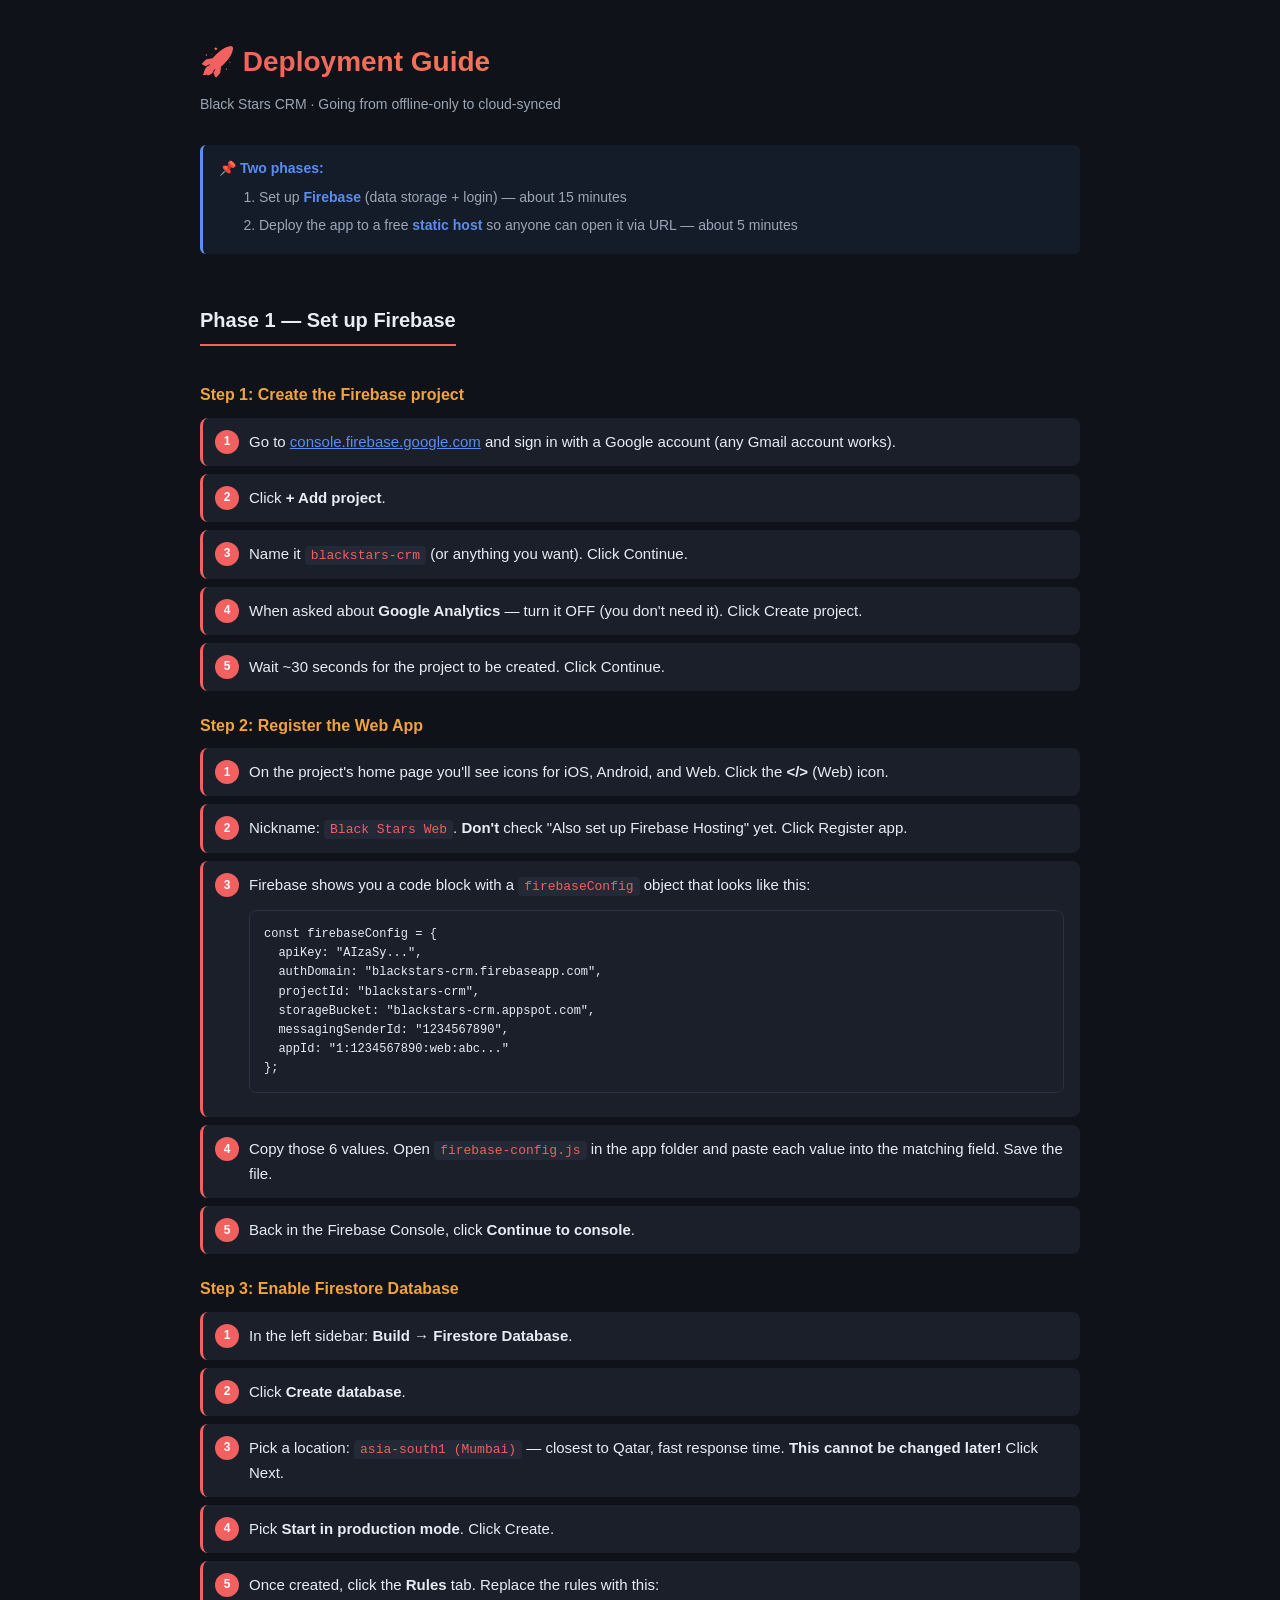
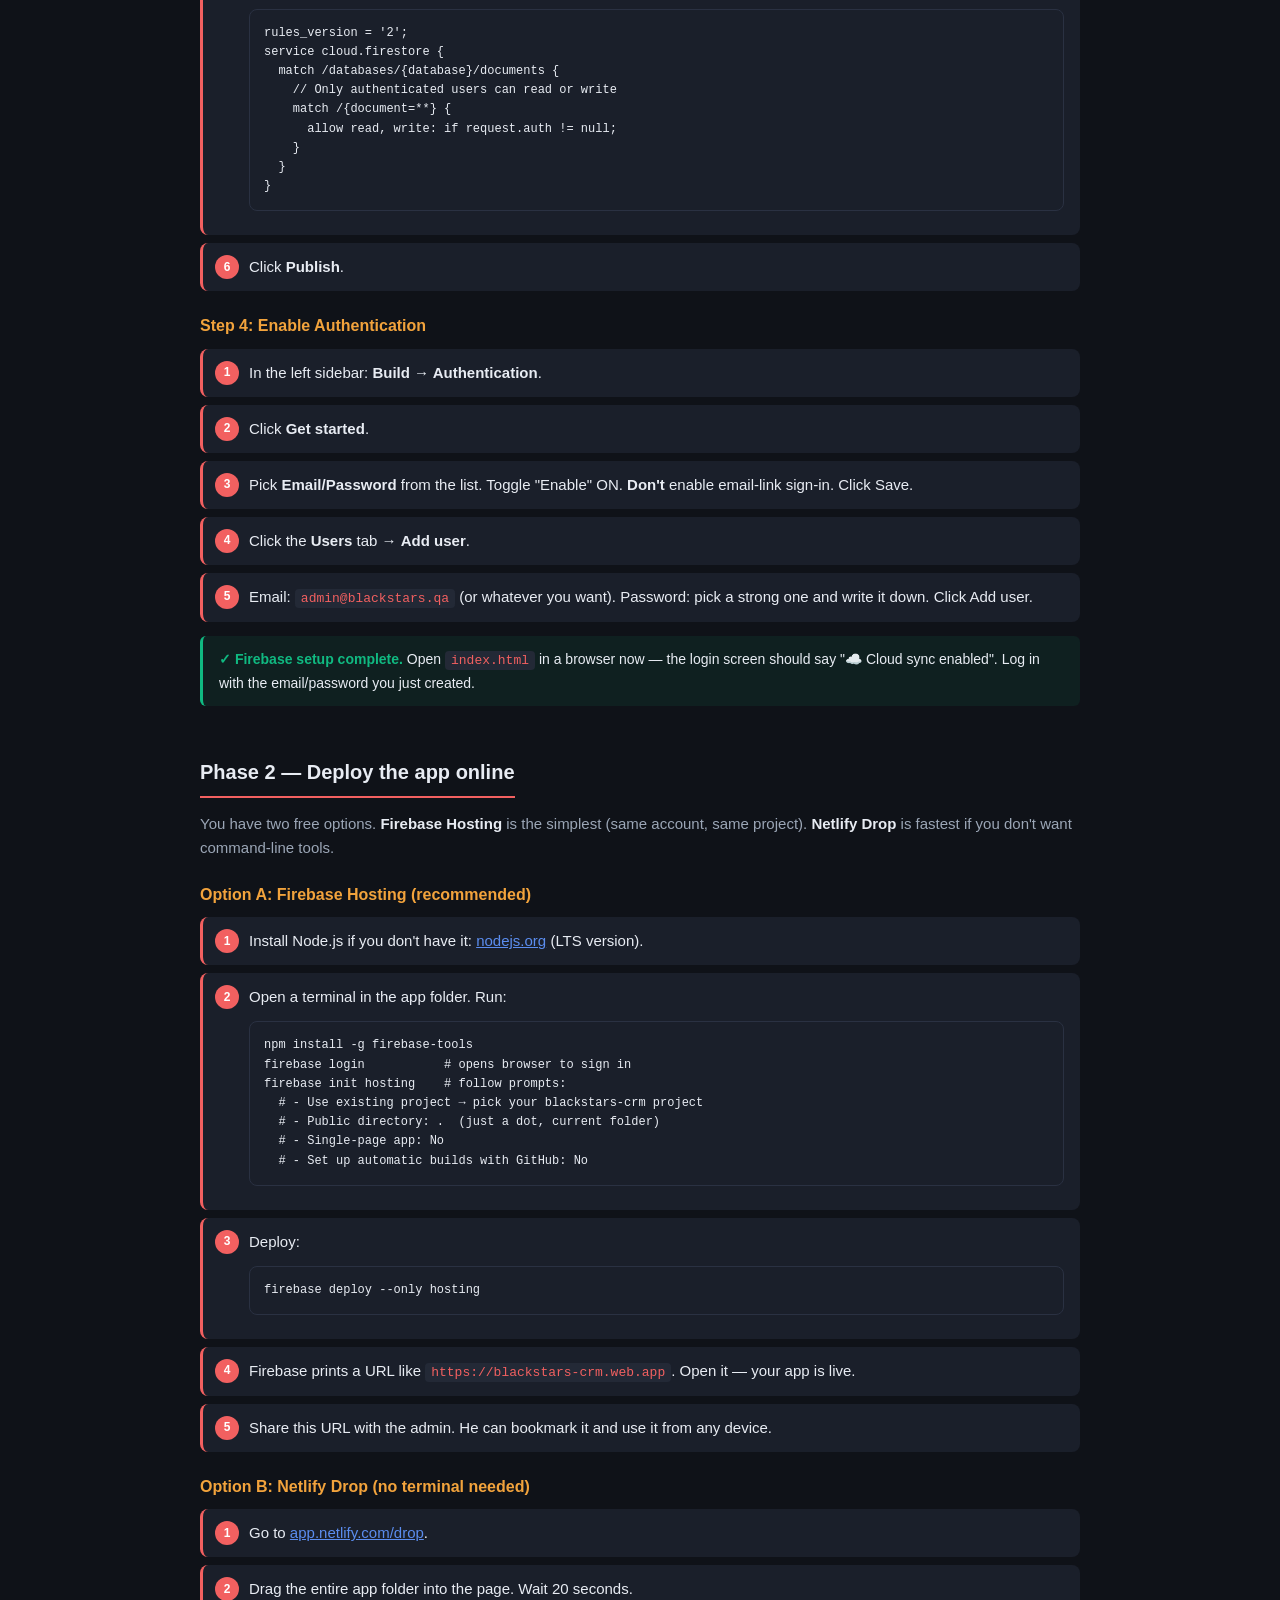
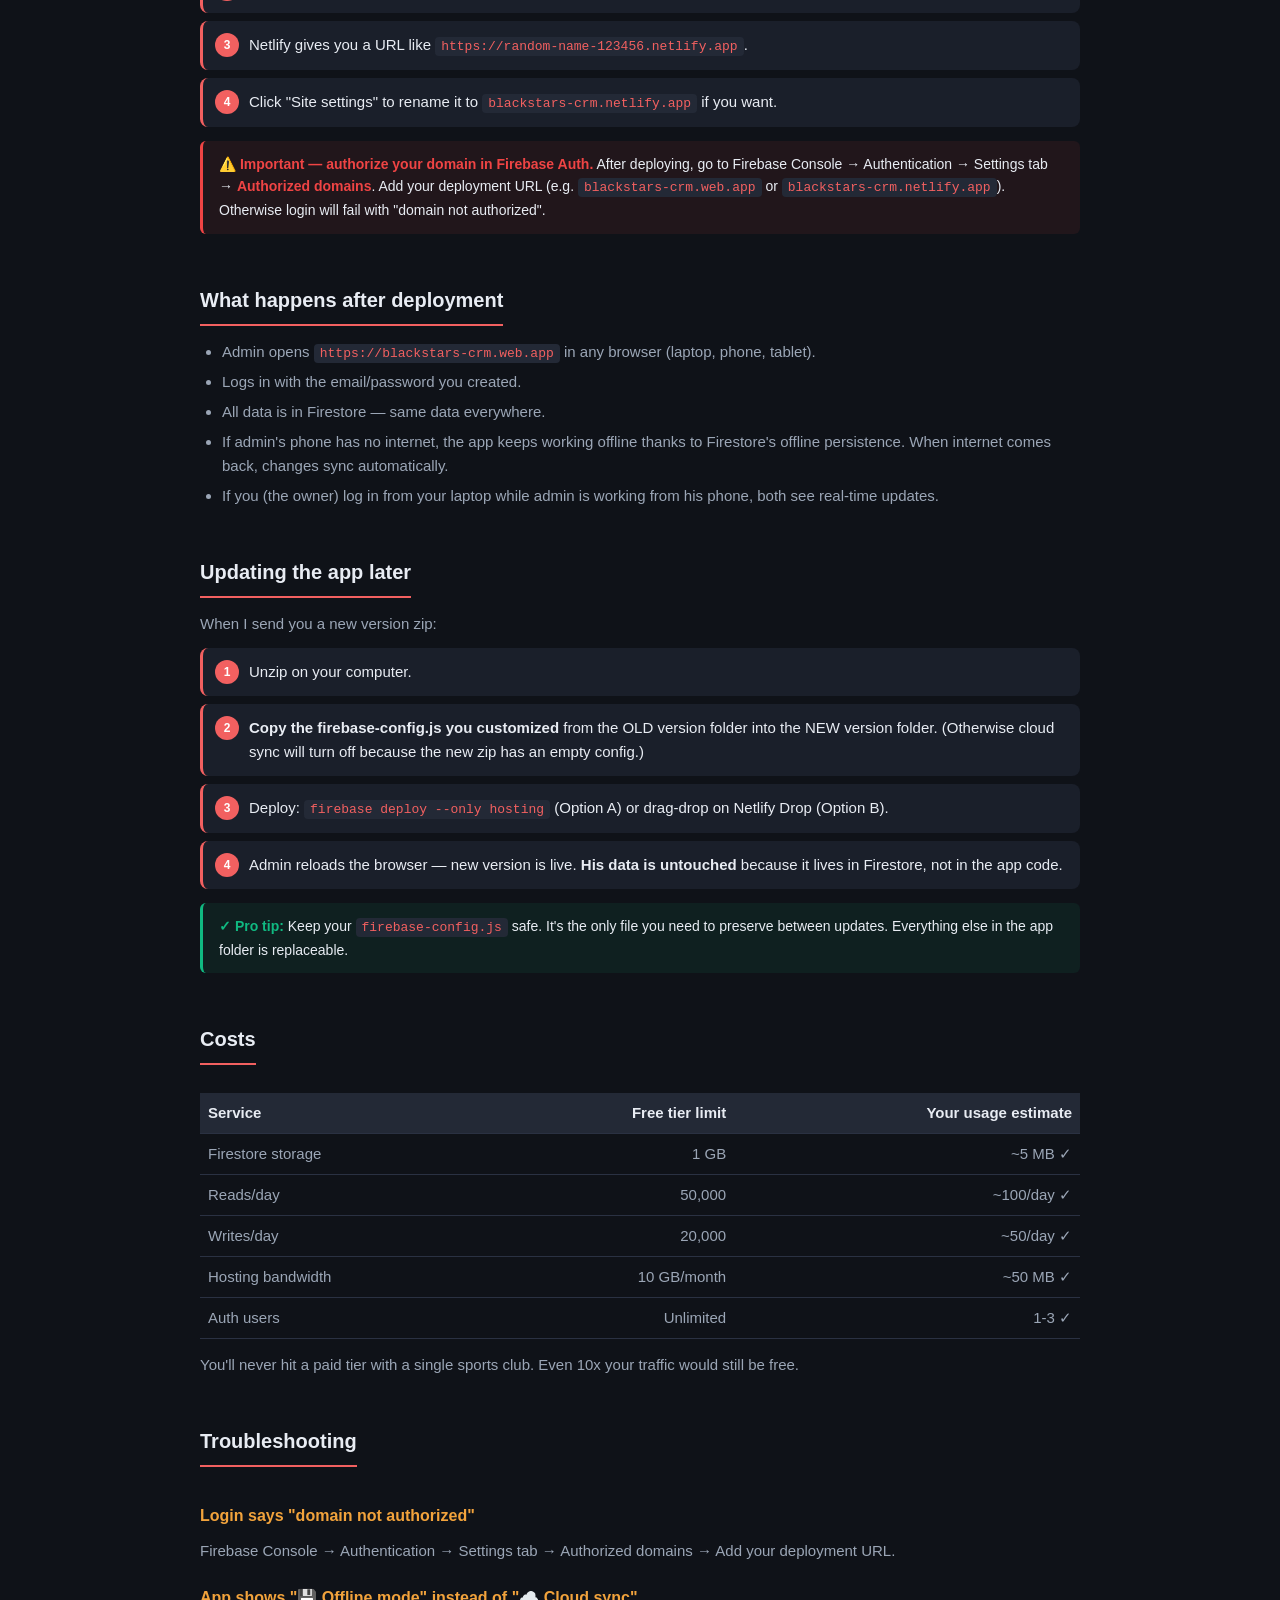
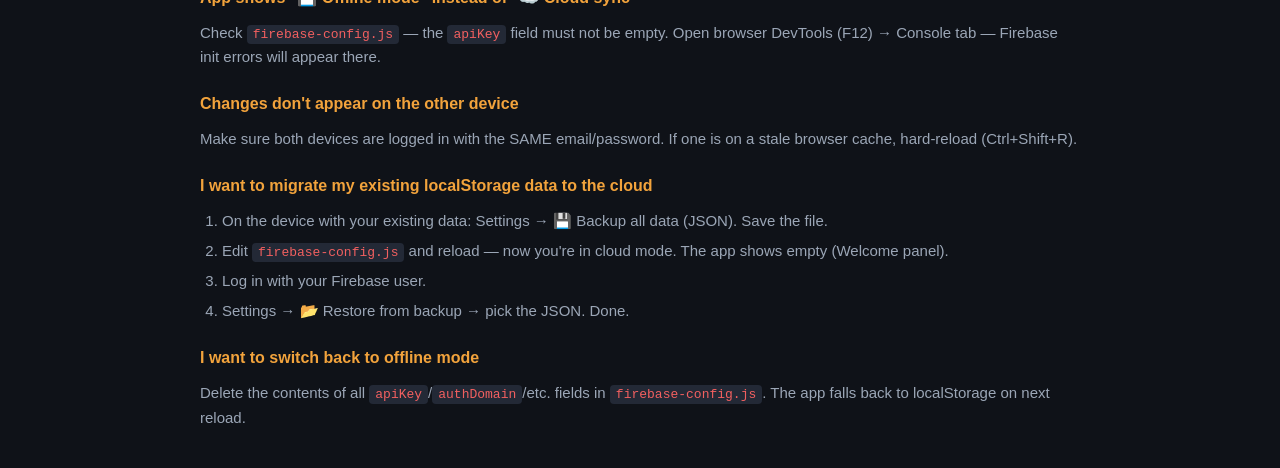
<file: deployment-guide.html>
<!DOCTYPE html>
<html lang="en">
<head>
<meta charset="UTF-8" />
<title>Black Stars CRM — Deployment Guide</title>
<style>
:root {
  --bg: #0f1218; --surface: #1a1f2a; --surface-2: #232936; --border: #2a3142;
  --text: #e8ecf3; --text-dim: #9ba6b6; --text-mute: #6a7282;
  --accent: #f26060; --accent-2: #f2a33c; --blue: #5b8def;
  --green: #10b981; --red: #ef4444;
}
* { margin: 0; padding: 0; box-sizing: border-box; }
body { background: var(--bg); color: var(--text); font: 15px/1.6 -apple-system, "Segoe UI", Roboto, sans-serif; padding: 40px 20px; }
.wrap { max-width: 880px; margin: 0 auto; }
h1 { font-size: 28px; margin-bottom: 8px; background: linear-gradient(90deg, var(--accent), var(--accent-2)); -webkit-background-clip: text; -webkit-text-fill-color: transparent; background-clip: text; }
.sub { color: var(--text-dim); margin-bottom: 30px; font-size: 14px; }
h2 { font-size: 20px; margin: 36px 0 14px; padding-bottom: 8px; border-bottom: 2px solid var(--accent); display: inline-block; }
h3 { font-size: 16px; margin: 22px 0 10px; color: var(--accent-2); }
p, ul, ol { margin-bottom: 12px; color: var(--text-dim); }
ul, ol { padding-left: 22px; }
li { margin-bottom: 6px; }
strong { color: var(--text); font-weight: 600; }
code { background: var(--surface-2); color: var(--accent); padding: 2px 6px; border-radius: 4px; font-size: 13px; font-family: "SF Mono", Consolas, monospace; }
pre { background: var(--surface); border: 1px solid var(--border); border-radius: 8px; padding: 14px; overflow-x: auto; font-size: 12px; font-family: "SF Mono", Consolas, monospace; color: var(--text); margin: 12px 0; }
.tip { background: rgba(16,185,129,.08); border-left: 3px solid var(--green); padding: 12px 16px; border-radius: 6px; margin: 14px 0; font-size: 14px; }
.tip strong { color: var(--green); }
.warn { background: rgba(239,68,68,.08); border-left: 3px solid var(--red); padding: 12px 16px; border-radius: 6px; margin: 14px 0; font-size: 14px; }
.warn strong { color: var(--red); }
.info { background: rgba(91,141,239,.08); border-left: 3px solid var(--blue); padding: 12px 16px; border-radius: 6px; margin: 14px 0; font-size: 14px; }
.info strong { color: var(--blue); }
.steps { counter-reset: step; list-style: none; padding: 0; }
.steps > li { counter-increment: step; padding: 12px 16px 12px 46px; position: relative; background: var(--surface); border-radius: 8px; margin-bottom: 8px; border-left: 3px solid var(--accent); color: var(--text); }
.steps > li::before { content: counter(step); position: absolute; left: 12px; top: 12px; width: 24px; height: 24px; background: var(--accent); color: white; border-radius: 50%; display: grid; place-items: center; font-size: 12px; font-weight: 700; }
.box { background: var(--surface); border: 1px solid var(--border); border-radius: 10px; padding: 18px; margin: 16px 0; }
a { color: var(--blue); }
</style>
</head>
<body>
<div class="wrap">

<h1>🚀 Deployment Guide</h1>
<p class="sub">Black Stars CRM · Going from offline-only to cloud-synced</p>

<div class="info"><strong>📌 Two phases:</strong>
  <ol style="margin:6px 0 0 18px;color:var(--text-dim)">
    <li>Set up <strong>Firebase</strong> (data storage + login) — about 15 minutes</li>
    <li>Deploy the app to a free <strong>static host</strong> so anyone can open it via URL — about 5 minutes</li>
  </ol>
</div>

<h2>Phase 1 — Set up Firebase</h2>

<h3>Step 1: Create the Firebase project</h3>
<ol class="steps">
  <li>Go to <a href="https://console.firebase.google.com" target="_blank">console.firebase.google.com</a> and sign in with a Google account (any Gmail account works).</li>
  <li>Click <strong>+ Add project</strong>.</li>
  <li>Name it <code>blackstars-crm</code> (or anything you want). Click Continue.</li>
  <li>When asked about <strong>Google Analytics</strong> — turn it OFF (you don't need it). Click Create project.</li>
  <li>Wait ~30 seconds for the project to be created. Click Continue.</li>
</ol>

<h3>Step 2: Register the Web App</h3>
<ol class="steps">
  <li>On the project's home page you'll see icons for iOS, Android, and Web. Click the <strong>&lt;/&gt;</strong> (Web) icon.</li>
  <li>Nickname: <code>Black Stars Web</code>. <strong>Don't</strong> check "Also set up Firebase Hosting" yet. Click Register app.</li>
  <li>Firebase shows you a code block with a <code>firebaseConfig</code> object that looks like this:
    <pre>const firebaseConfig = {
  apiKey: "AIzaSy...",
  authDomain: "blackstars-crm.firebaseapp.com",
  projectId: "blackstars-crm",
  storageBucket: "blackstars-crm.appspot.com",
  messagingSenderId: "1234567890",
  appId: "1:1234567890:web:abc..."
};</pre>
  </li>
  <li>Copy those 6 values. Open <code>firebase-config.js</code> in the app folder and paste each value into the matching field. Save the file.</li>
  <li>Back in the Firebase Console, click <strong>Continue to console</strong>.</li>
</ol>

<h3>Step 3: Enable Firestore Database</h3>
<ol class="steps">
  <li>In the left sidebar: <strong>Build → Firestore Database</strong>.</li>
  <li>Click <strong>Create database</strong>.</li>
  <li>Pick a location: <code>asia-south1 (Mumbai)</code> — closest to Qatar, fast response time. <strong>This cannot be changed later!</strong> Click Next.</li>
  <li>Pick <strong>Start in production mode</strong>. Click Create.</li>
  <li>Once created, click the <strong>Rules</strong> tab. Replace the rules with this:
    <pre>rules_version = '2';
service cloud.firestore {
  match /databases/{database}/documents {
    // Only authenticated users can read or write
    match /{document=**} {
      allow read, write: if request.auth != null;
    }
  }
}</pre>
  </li>
  <li>Click <strong>Publish</strong>.</li>
</ol>

<h3>Step 4: Enable Authentication</h3>
<ol class="steps">
  <li>In the left sidebar: <strong>Build → Authentication</strong>.</li>
  <li>Click <strong>Get started</strong>.</li>
  <li>Pick <strong>Email/Password</strong> from the list. Toggle "Enable" ON. <strong>Don't</strong> enable email-link sign-in. Click Save.</li>
  <li>Click the <strong>Users</strong> tab → <strong>Add user</strong>.</li>
  <li>Email: <code>admin@blackstars.qa</code> (or whatever you want). Password: pick a strong one and write it down. Click Add user.</li>
</ol>

<div class="tip"><strong>✓ Firebase setup complete.</strong> Open <code>index.html</code> in a browser now — the login screen should say "☁️ Cloud sync enabled". Log in with the email/password you just created.</div>

<h2>Phase 2 — Deploy the app online</h2>

<p>You have two free options. <strong>Firebase Hosting</strong> is the simplest (same account, same project). <strong>Netlify Drop</strong> is fastest if you don't want command-line tools.</p>

<h3>Option A: Firebase Hosting (recommended)</h3>
<ol class="steps">
  <li>Install Node.js if you don't have it: <a href="https://nodejs.org" target="_blank">nodejs.org</a> (LTS version).</li>
  <li>Open a terminal in the app folder. Run:
    <pre>npm install -g firebase-tools
firebase login           # opens browser to sign in
firebase init hosting    # follow prompts:
  # - Use existing project → pick your blackstars-crm project
  # - Public directory: .  (just a dot, current folder)
  # - Single-page app: No
  # - Set up automatic builds with GitHub: No</pre>
  </li>
  <li>Deploy:
    <pre>firebase deploy --only hosting</pre>
  </li>
  <li>Firebase prints a URL like <code>https://blackstars-crm.web.app</code>. Open it — your app is live.</li>
  <li>Share this URL with the admin. He can bookmark it and use it from any device.</li>
</ol>

<h3>Option B: Netlify Drop (no terminal needed)</h3>
<ol class="steps">
  <li>Go to <a href="https://app.netlify.com/drop" target="_blank">app.netlify.com/drop</a>.</li>
  <li>Drag the entire app folder into the page. Wait 20 seconds.</li>
  <li>Netlify gives you a URL like <code>https://random-name-123456.netlify.app</code>.</li>
  <li>Click "Site settings" to rename it to <code>blackstars-crm.netlify.app</code> if you want.</li>
</ol>

<div class="warn"><strong>⚠️ Important — authorize your domain in Firebase Auth.</strong>
After deploying, go to Firebase Console → Authentication → Settings tab → <strong>Authorized domains</strong>. Add your deployment URL (e.g. <code>blackstars-crm.web.app</code> or <code>blackstars-crm.netlify.app</code>). Otherwise login will fail with "domain not authorized".</div>

<h2>What happens after deployment</h2>
<ul>
  <li>Admin opens <code>https://blackstars-crm.web.app</code> in any browser (laptop, phone, tablet).</li>
  <li>Logs in with the email/password you created.</li>
  <li>All data is in Firestore — same data everywhere.</li>
  <li>If admin's phone has no internet, the app keeps working offline thanks to Firestore's offline persistence. When internet comes back, changes sync automatically.</li>
  <li>If you (the owner) log in from your laptop while admin is working from his phone, both see real-time updates.</li>
</ul>

<h2>Updating the app later</h2>
<p>When I send you a new version zip:</p>
<ol class="steps">
  <li>Unzip on your computer.</li>
  <li><strong>Copy the firebase-config.js you customized</strong> from the OLD version folder into the NEW version folder. (Otherwise cloud sync will turn off because the new zip has an empty config.)</li>
  <li>Deploy: <code>firebase deploy --only hosting</code> (Option A) or drag-drop on Netlify Drop (Option B).</li>
  <li>Admin reloads the browser — new version is live. <strong>His data is untouched</strong> because it lives in Firestore, not in the app code.</li>
</ol>

<div class="tip"><strong>✓ Pro tip:</strong> Keep your <code>firebase-config.js</code> safe. It's the only file you need to preserve between updates. Everything else in the app folder is replaceable.</div>

<h2>Costs</h2>
<table style="width:100%;border-collapse:collapse;margin:14px 0">
<thead><tr style="background:var(--surface-2)"><th style="padding:8px;text-align:left;border-bottom:1px solid var(--border)">Service</th><th style="padding:8px;text-align:right;border-bottom:1px solid var(--border)">Free tier limit</th><th style="padding:8px;text-align:right;border-bottom:1px solid var(--border)">Your usage estimate</th></tr></thead>
<tbody style="color:var(--text-dim)">
<tr><td style="padding:8px;border-bottom:1px solid var(--border)">Firestore storage</td><td style="padding:8px;text-align:right;border-bottom:1px solid var(--border)">1 GB</td><td style="padding:8px;text-align:right;border-bottom:1px solid var(--border)">~5 MB ✓</td></tr>
<tr><td style="padding:8px;border-bottom:1px solid var(--border)">Reads/day</td><td style="padding:8px;text-align:right;border-bottom:1px solid var(--border)">50,000</td><td style="padding:8px;text-align:right;border-bottom:1px solid var(--border)">~100/day ✓</td></tr>
<tr><td style="padding:8px;border-bottom:1px solid var(--border)">Writes/day</td><td style="padding:8px;text-align:right;border-bottom:1px solid var(--border)">20,000</td><td style="padding:8px;text-align:right;border-bottom:1px solid var(--border)">~50/day ✓</td></tr>
<tr><td style="padding:8px;border-bottom:1px solid var(--border)">Hosting bandwidth</td><td style="padding:8px;text-align:right;border-bottom:1px solid var(--border)">10 GB/month</td><td style="padding:8px;text-align:right;border-bottom:1px solid var(--border)">~50 MB ✓</td></tr>
<tr><td style="padding:8px;border-bottom:1px solid var(--border)">Auth users</td><td style="padding:8px;text-align:right;border-bottom:1px solid var(--border)">Unlimited</td><td style="padding:8px;text-align:right;border-bottom:1px solid var(--border)">1-3 ✓</td></tr>
</tbody>
</table>
<p>You'll never hit a paid tier with a single sports club. Even 10x your traffic would still be free.</p>

<h2>Troubleshooting</h2>

<h3>Login says "domain not authorized"</h3>
<p>Firebase Console → Authentication → Settings tab → Authorized domains → Add your deployment URL.</p>

<h3>App shows "💾 Offline mode" instead of "☁️ Cloud sync"</h3>
<p>Check <code>firebase-config.js</code> — the <code>apiKey</code> field must not be empty. Open browser DevTools (F12) → Console tab — Firebase init errors will appear there.</p>

<h3>Changes don't appear on the other device</h3>
<p>Make sure both devices are logged in with the SAME email/password. If one is on a stale browser cache, hard-reload (Ctrl+Shift+R).</p>

<h3>I want to migrate my existing localStorage data to the cloud</h3>
<ol>
  <li>On the device with your existing data: Settings → 💾 Backup all data (JSON). Save the file.</li>
  <li>Edit <code>firebase-config.js</code> and reload — now you're in cloud mode. The app shows empty (Welcome panel).</li>
  <li>Log in with your Firebase user.</li>
  <li>Settings → 📂 Restore from backup → pick the JSON. Done.</li>
</ol>

<h3>I want to switch back to offline mode</h3>
<p>Delete the contents of all <code>apiKey</code>/<code>authDomain</code>/etc. fields in <code>firebase-config.js</code>. The app falls back to localStorage on next reload.</p>

</div>
</body>
</html>
</file>
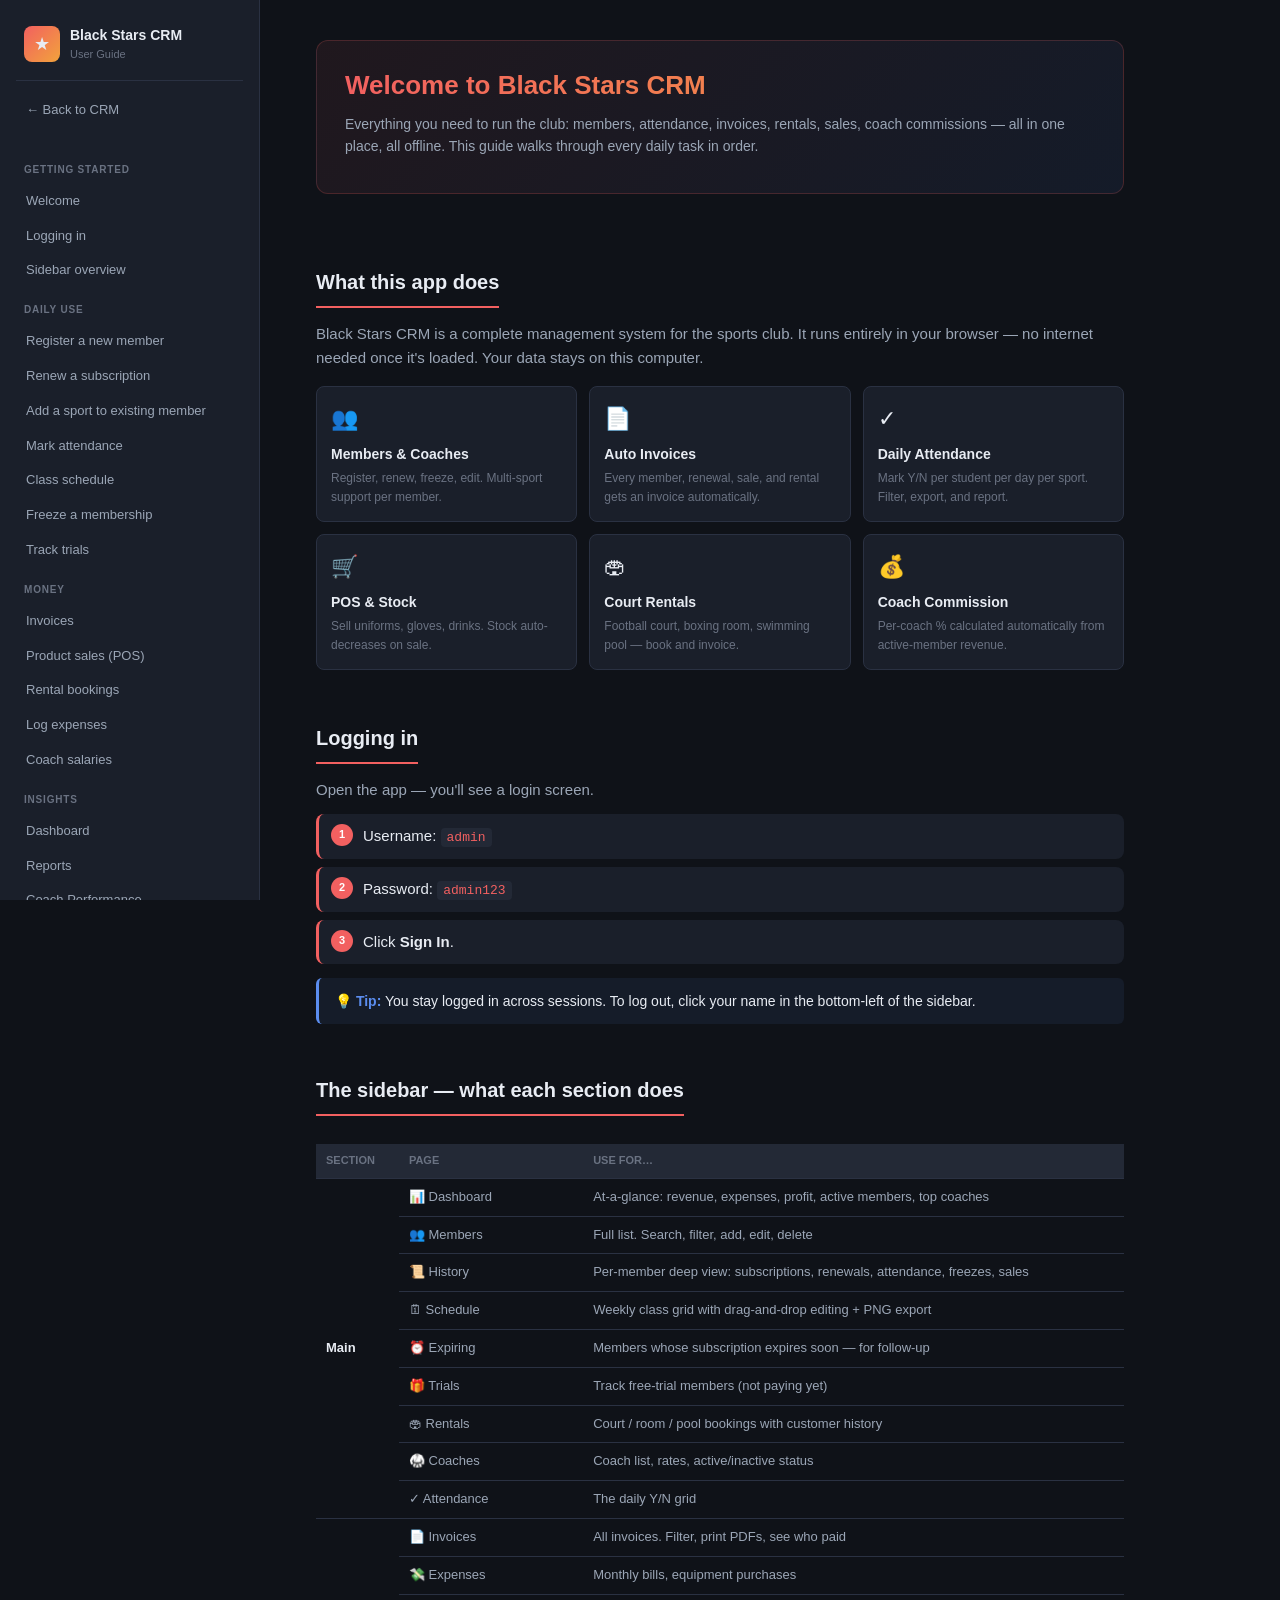
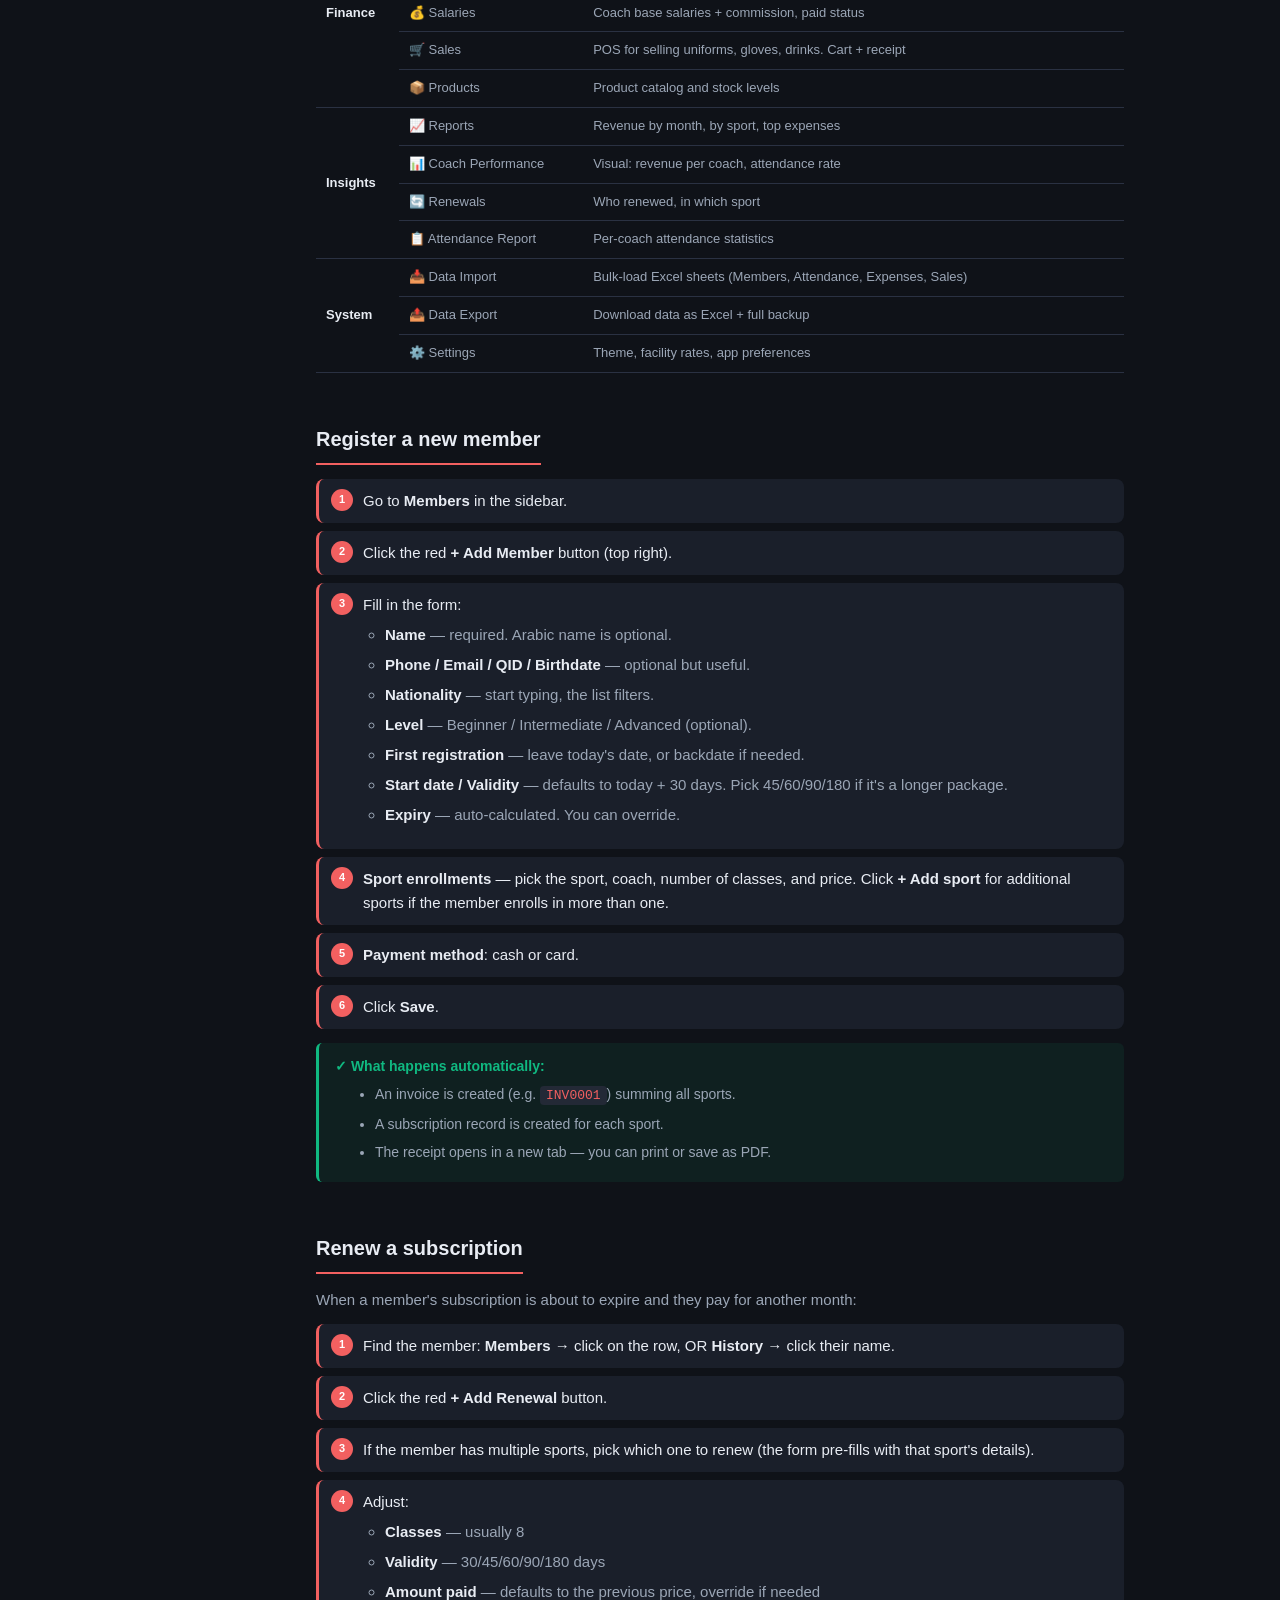
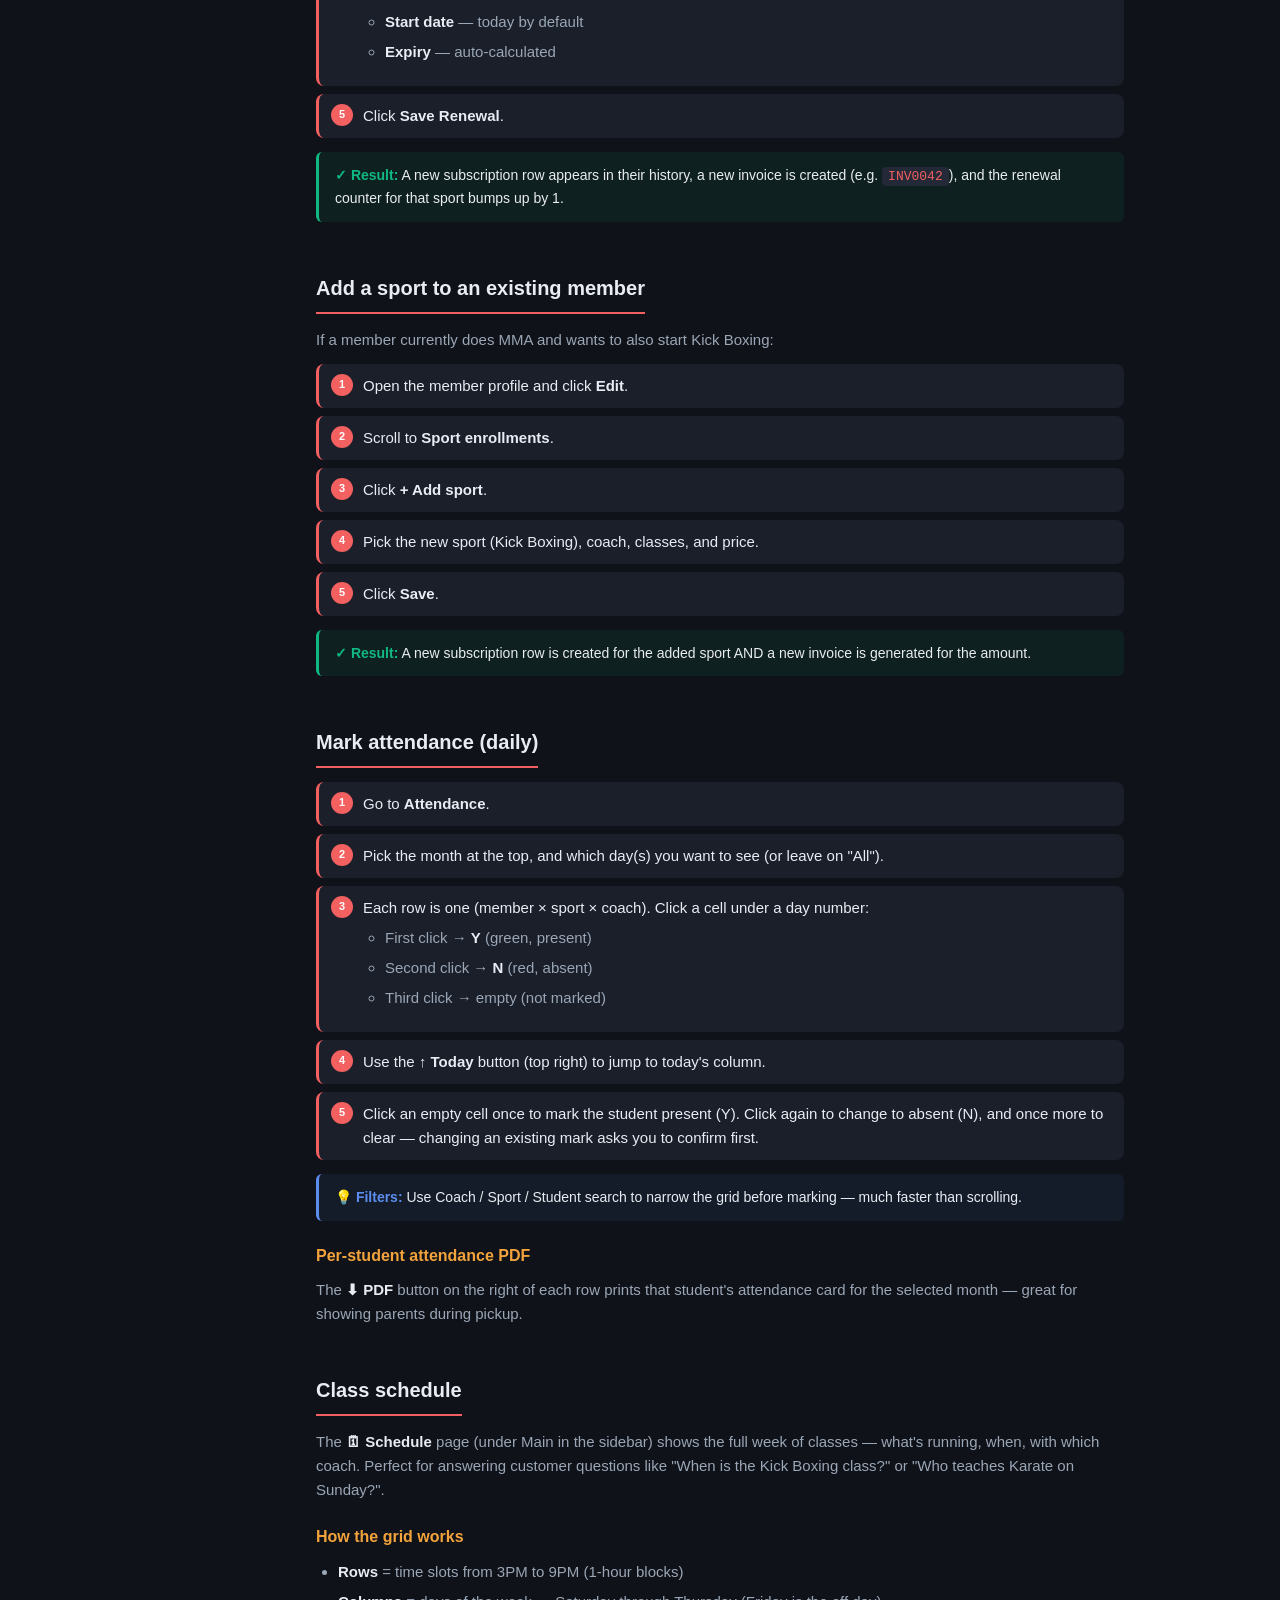
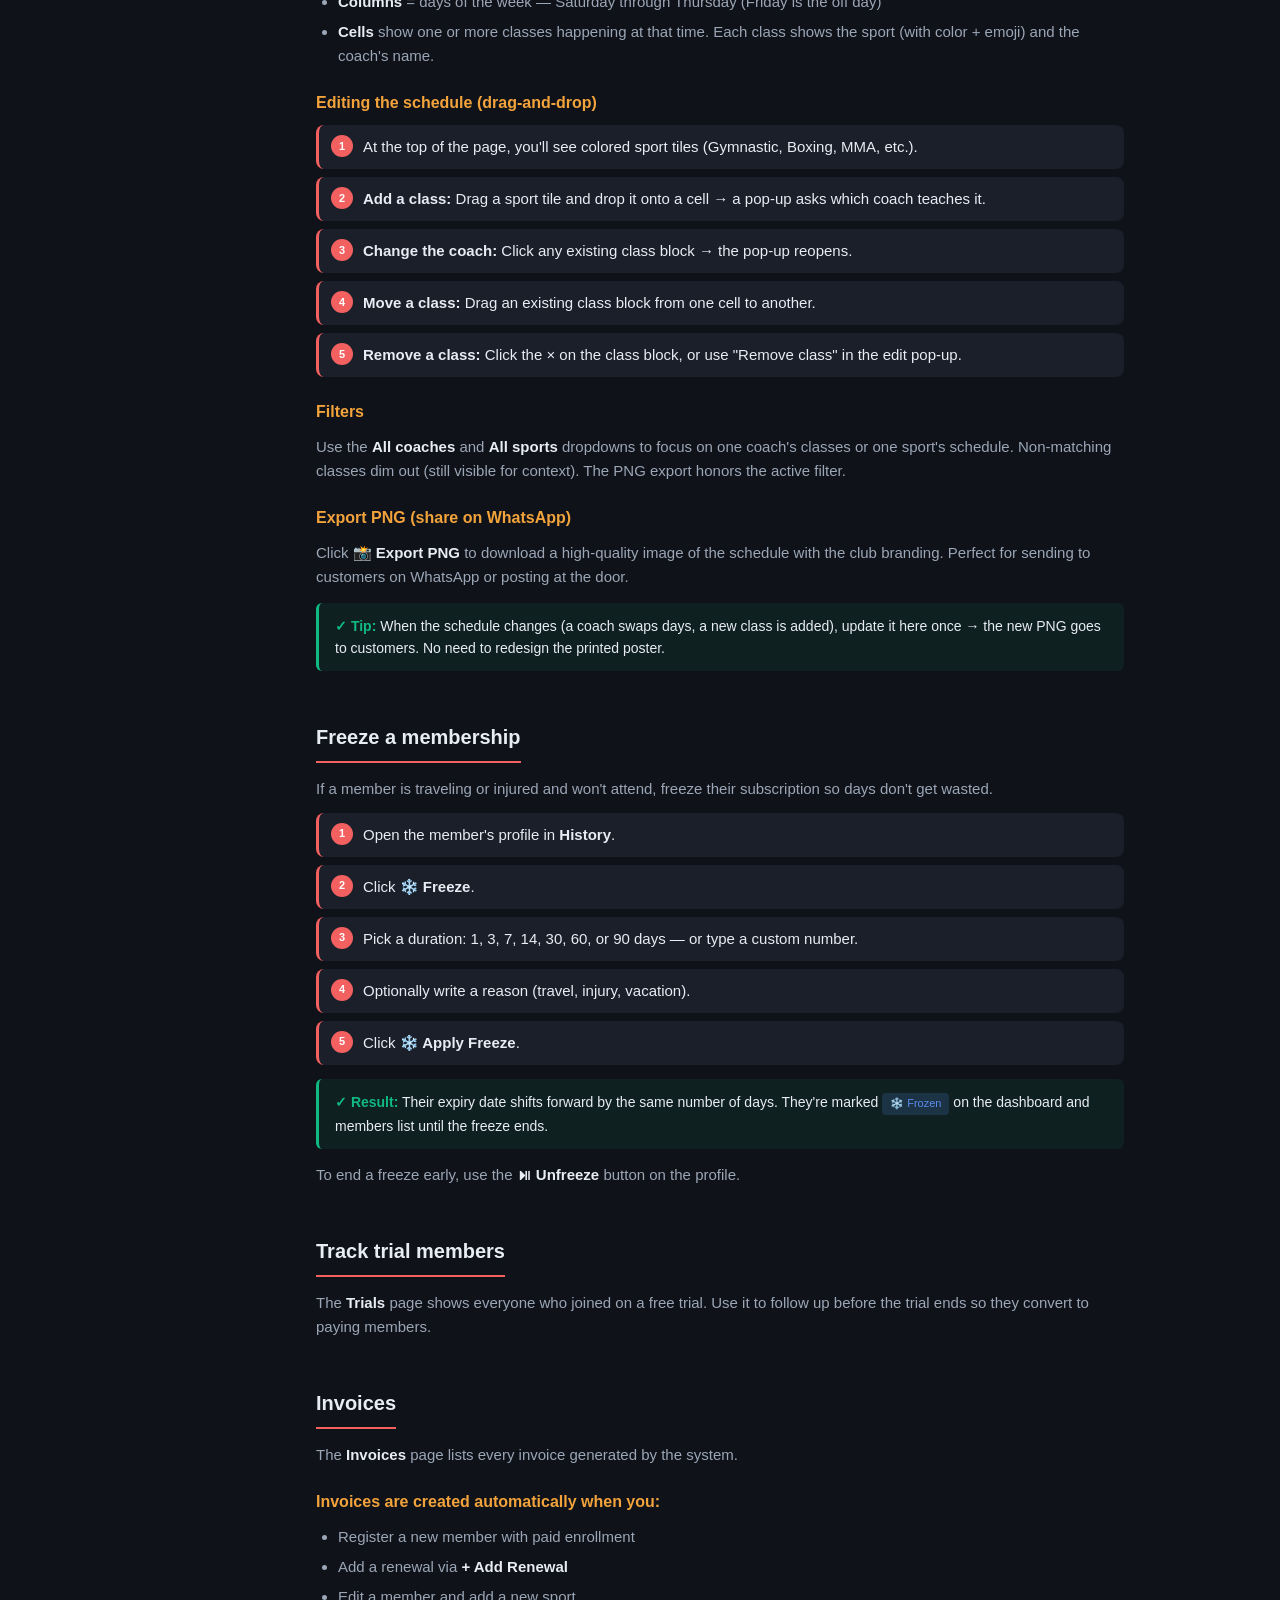
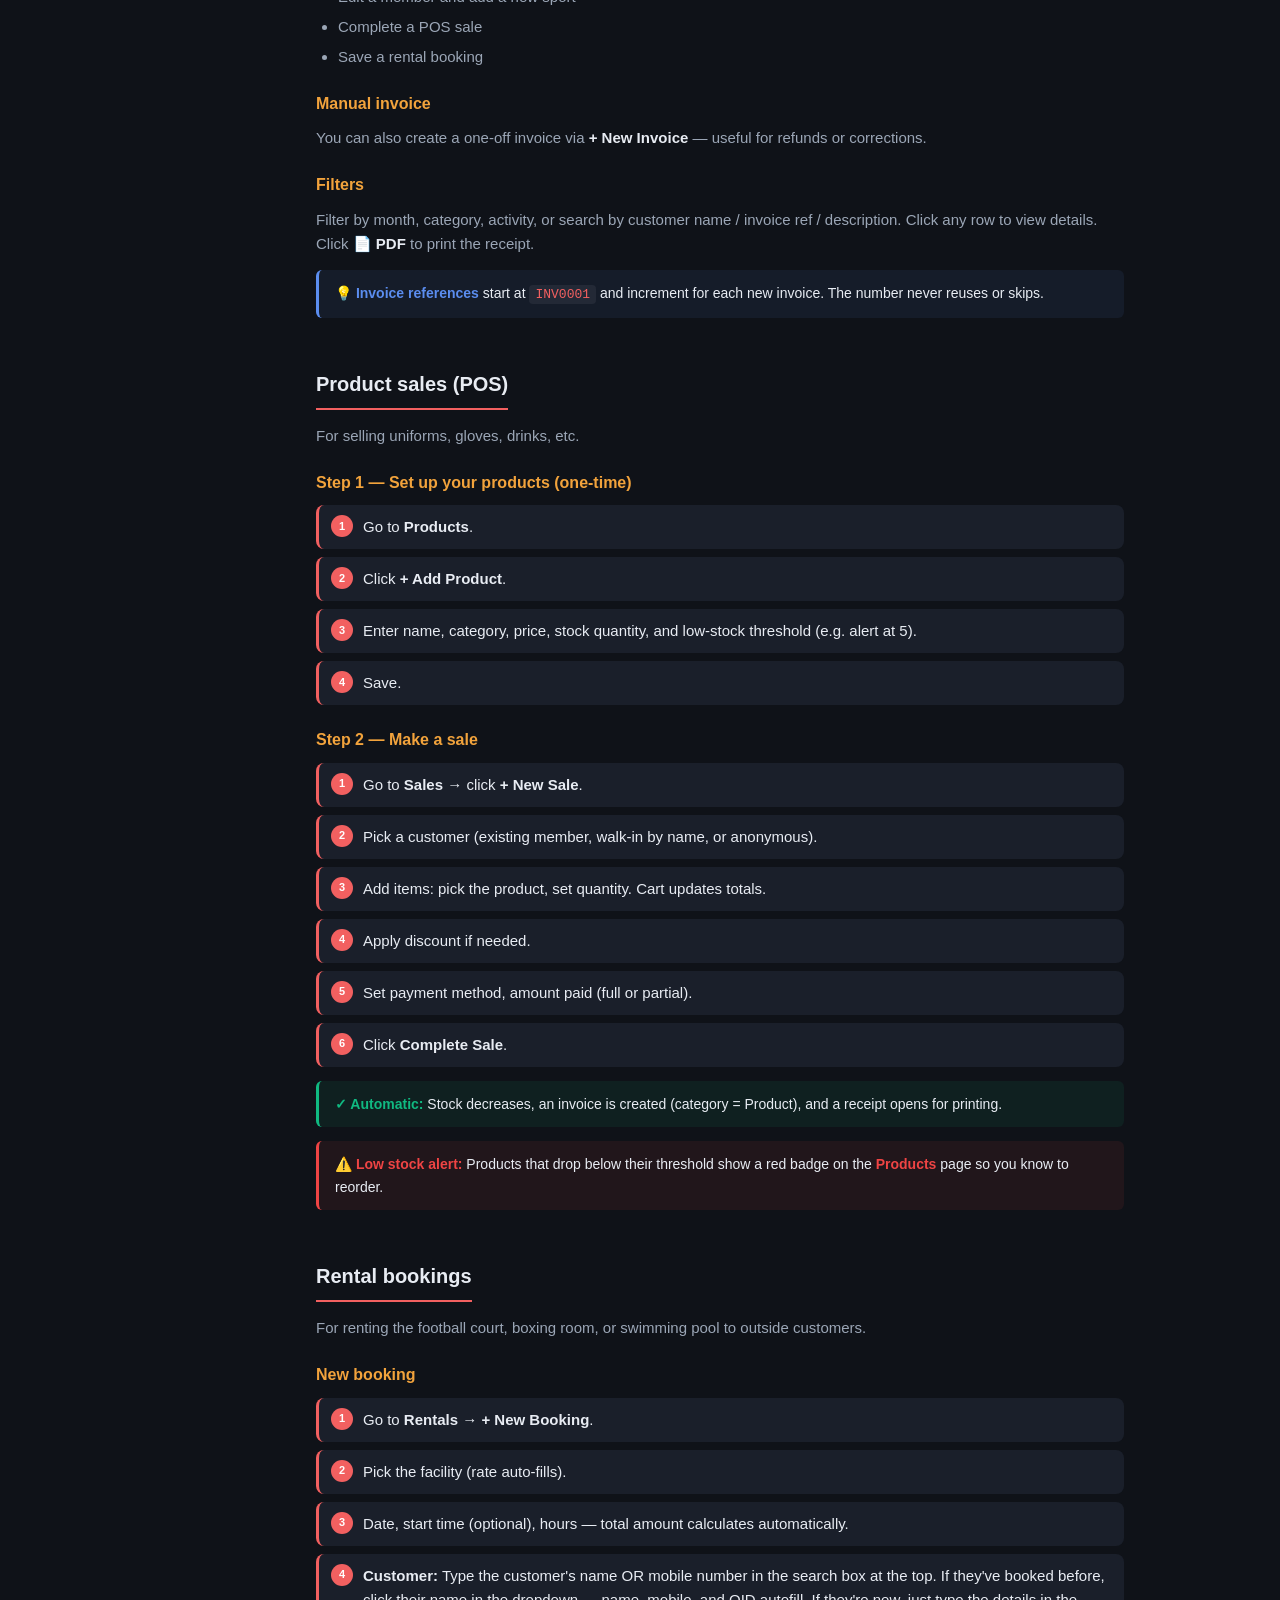
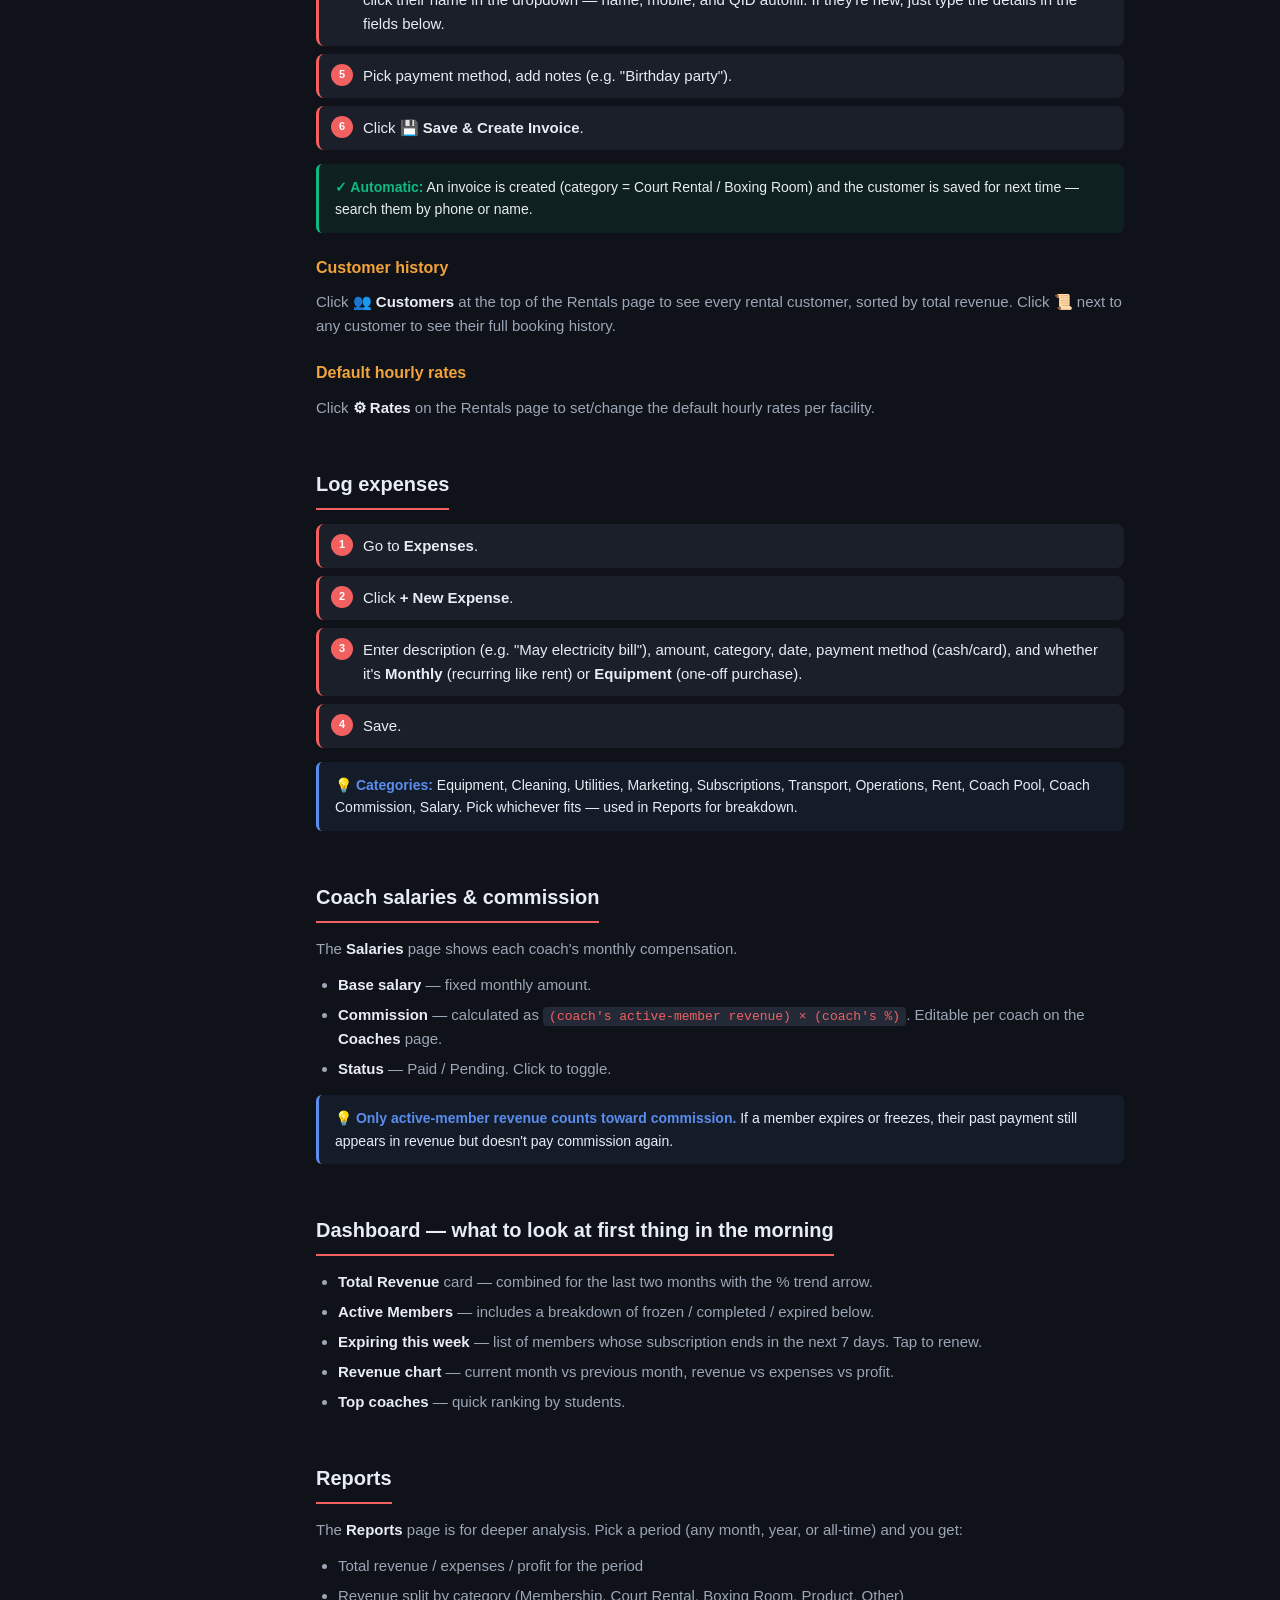
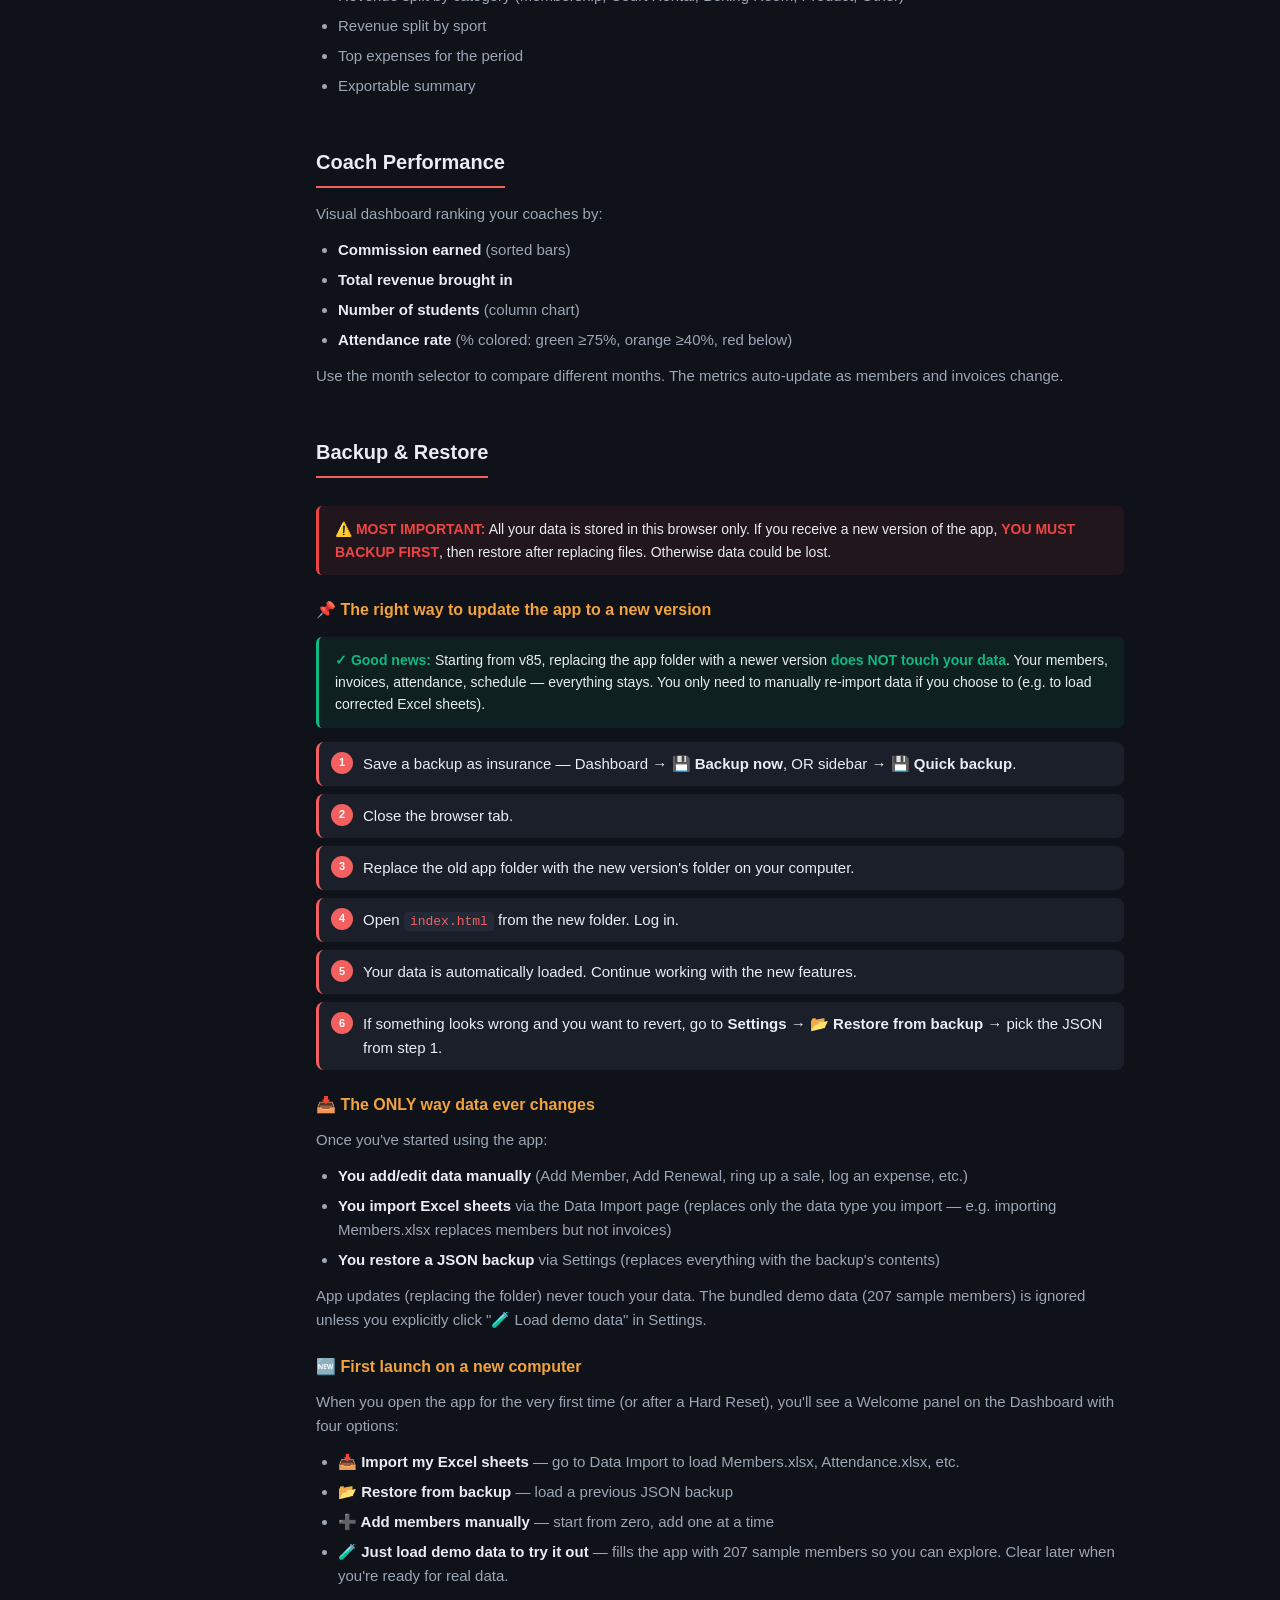
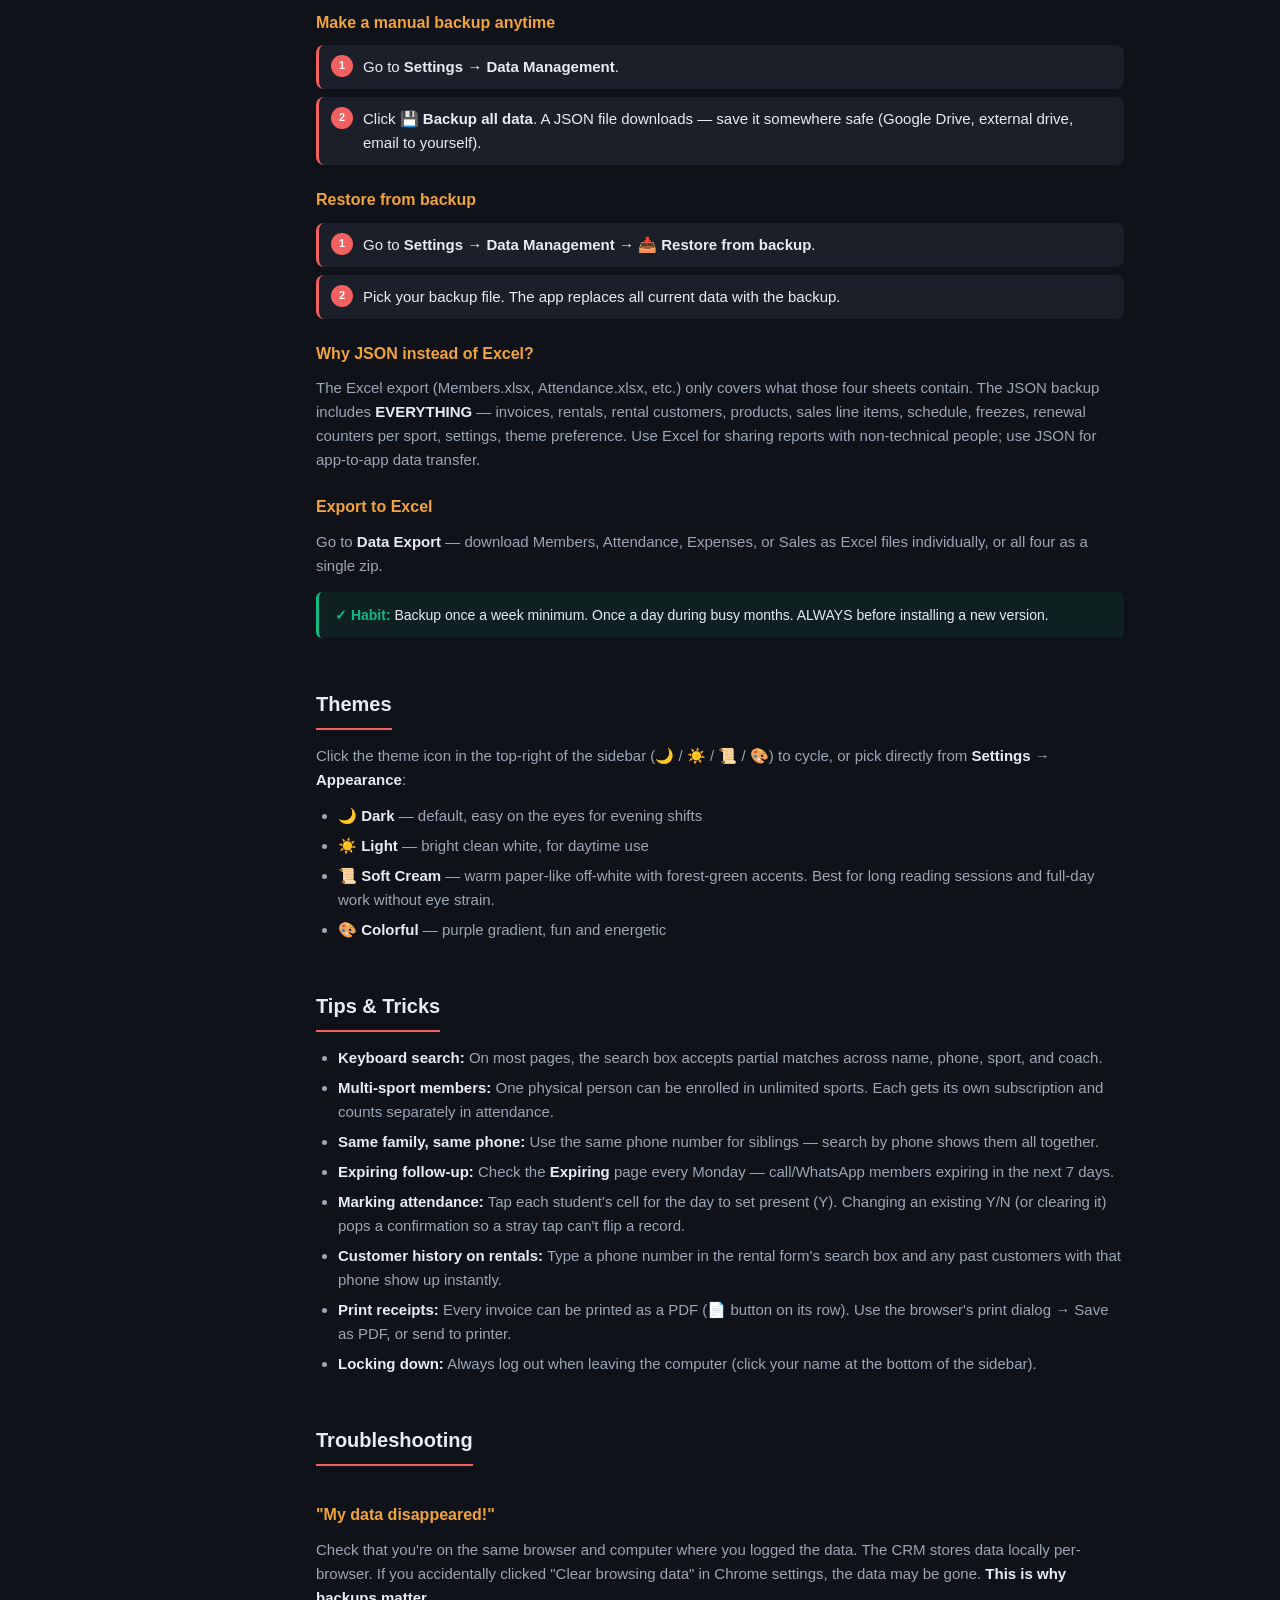
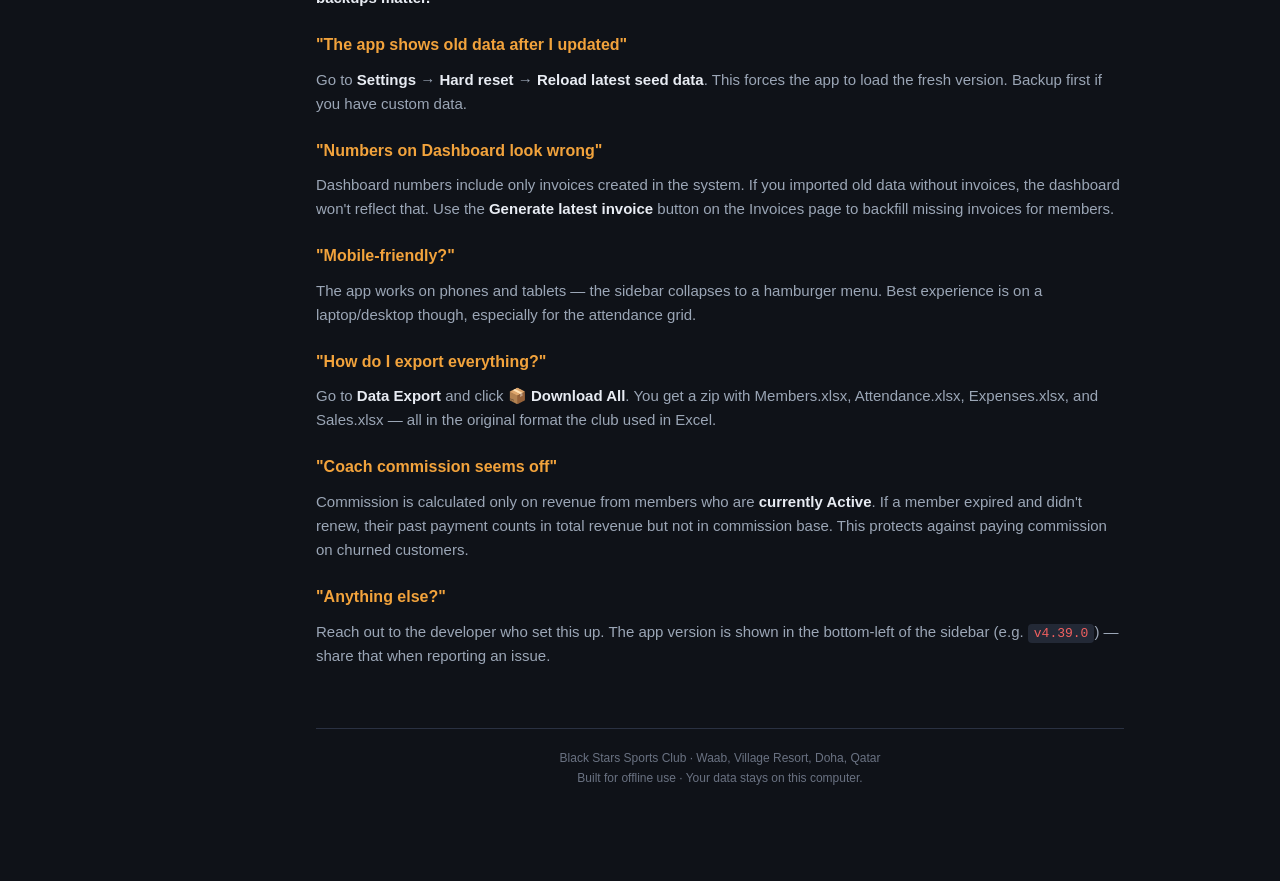
<file: guide.html>
<!DOCTYPE html>
<html lang="en">
<head>
<meta charset="UTF-8" />
<meta name="viewport" content="width=device-width, initial-scale=1.0" />
<title>Black Stars CRM — User Guide</title>
<style>
  :root {
    --bg: #0f1218;
    --surface: #1a1f2a;
    --surface-2: #232936;
    --border: #2a3142;
    --text: #e8ecf3;
    --text-dim: #9ba6b6;
    --text-mute: #6a7282;
    --accent: #f26060;
    --accent-2: #f2a33c;
    --blue: #5b8def;
    --green: #10b981;
    --orange: #f97316;
    --purple: #8b5cf6;
    --cyan: #06b6d4;
    --red: #ef4444;
  }
  * { margin: 0; padding: 0; box-sizing: border-box; }
  html { scroll-behavior: smooth; }
  body {
    background: var(--bg);
    color: var(--text);
    font: 15px/1.6 -apple-system, "Segoe UI", Roboto, sans-serif;
    padding: 0;
  }
  .layout { display: grid; grid-template-columns: 260px 1fr; min-height: 100vh; }
  .toc {
    background: var(--surface);
    border-right: 1px solid var(--border);
    padding: 24px 16px;
    position: sticky;
    top: 0;
    height: 100vh;
    overflow-y: auto;
  }
  .toc-brand {
    display: flex; align-items: center; gap: 10px;
    padding: 0 8px 16px;
    border-bottom: 1px solid var(--border);
    margin-bottom: 12px;
  }
  .toc-logo {
    width: 36px; height: 36px;
    background: linear-gradient(135deg, var(--accent), var(--accent-2));
    border-radius: 8px;
    display: grid; place-items: center;
    font-size: 18px;
  }
  .toc-brand-title { font-weight: 700; font-size: 14px; }
  .toc-brand-sub { font-size: 11px; color: var(--text-mute); }
  .toc-section {
    font-size: 10px; font-weight: 600;
    color: var(--text-mute); text-transform: uppercase;
    letter-spacing: .8px;
    padding: 14px 8px 6px;
  }
  .toc a {
    display: block;
    padding: 7px 10px;
    color: var(--text-dim);
    text-decoration: none;
    border-radius: 6px;
    font-size: 13px;
    transition: background .12s;
  }
  .toc a:hover { background: var(--surface-2); color: var(--text); }
  .content {
    padding: 40px 56px 80px;
    max-width: 920px;
  }
  .hero {
    background: linear-gradient(135deg, rgba(242,96,96,.08), rgba(91,141,239,.08));
    border: 1px solid rgba(242,96,96,.2);
    border-radius: 12px;
    padding: 24px 28px;
    margin-bottom: 36px;
  }
  .hero h1 {
    font-size: 26px;
    margin-bottom: 6px;
    background: linear-gradient(90deg, var(--accent), var(--accent-2));
    -webkit-background-clip: text;
    -webkit-text-fill-color: transparent;
    background-clip: text;
  }
  .hero p { color: var(--text-dim); font-size: 14px; }
  h2 {
    font-size: 20px;
    margin: 36px 0 14px;
    padding-bottom: 8px;
    border-bottom: 2px solid var(--accent);
    display: inline-block;
  }
  h3 {
    font-size: 16px;
    margin: 22px 0 10px;
    color: var(--accent-2);
  }
  p, ul, ol { margin-bottom: 12px; color: var(--text-dim); }
  ul, ol { padding-left: 22px; }
  li { margin-bottom: 6px; }
  strong { color: var(--text); font-weight: 600; }
  code {
    background: var(--surface-2);
    color: var(--accent);
    padding: 2px 6px;
    border-radius: 4px;
    font-size: 13px;
    font-family: "SF Mono", Consolas, monospace;
  }
  .step-list {
    counter-reset: step;
    list-style: none;
    padding: 0;
  }
  .step-list > li {
    counter-increment: step;
    padding: 10px 16px 10px 44px;
    position: relative;
    background: var(--surface);
    border-radius: 8px;
    margin-bottom: 8px;
    border-left: 3px solid var(--accent);
    color: var(--text);
  }
  .step-list > li::before {
    content: counter(step);
    position: absolute;
    left: 12px;
    top: 10px;
    width: 22px;
    height: 22px;
    background: var(--accent);
    color: white;
    border-radius: 50%;
    display: grid; place-items: center;
    font-size: 11px;
    font-weight: 700;
  }
  .tip {
    background: rgba(16,185,129,.08);
    border-left: 3px solid var(--green);
    padding: 12px 16px;
    border-radius: 6px;
    margin: 14px 0;
    font-size: 14px;
  }
  .tip strong { color: var(--green); }
  .warn {
    background: rgba(239,68,68,.08);
    border-left: 3px solid var(--red);
    padding: 12px 16px;
    border-radius: 6px;
    margin: 14px 0;
    font-size: 14px;
  }
  .warn strong { color: var(--red); }
  .info {
    background: rgba(91,141,239,.08);
    border-left: 3px solid var(--blue);
    padding: 12px 16px;
    border-radius: 6px;
    margin: 14px 0;
    font-size: 14px;
  }
  .info strong { color: var(--blue); }
  .card-grid {
    display: grid;
    grid-template-columns: repeat(auto-fill, minmax(220px, 1fr));
    gap: 12px;
    margin: 16px 0;
  }
  .card {
    background: var(--surface);
    border: 1px solid var(--border);
    border-radius: 8px;
    padding: 14px;
  }
  .card-icon { font-size: 22px; margin-bottom: 6px; }
  .card-title { font-weight: 600; font-size: 14px; margin-bottom: 4px; color: var(--text); }
  .card-body { font-size: 12px; color: var(--text-mute); }
  table {
    width: 100%;
    border-collapse: collapse;
    margin: 14px 0;
    font-size: 13px;
  }
  th, td {
    text-align: left;
    padding: 8px 10px;
    border-bottom: 1px solid var(--border);
  }
  th {
    color: var(--text-mute);
    font-weight: 600;
    font-size: 11px;
    text-transform: uppercase;
    background: var(--surface-2);
  }
  td { color: var(--text-dim); }
  .badge {
    display: inline-block;
    padding: 2px 8px;
    border-radius: 4px;
    font-size: 11px;
    background: var(--surface-2);
    color: var(--text);
    font-weight: 500;
  }
  .badge.green { background: rgba(16,185,129,.18); color: var(--green); }
  .badge.red { background: rgba(239,68,68,.18); color: var(--red); }
  .badge.blue { background: rgba(91,141,239,.18); color: var(--blue); }
  .badge.orange { background: rgba(242,163,60,.18); color: var(--accent-2); }
  .back-link {
    display: inline-flex; align-items: center; gap: 6px;
    color: var(--blue);
    text-decoration: none;
    margin-bottom: 20px;
    font-size: 13px;
  }
  .back-link:hover { text-decoration: underline; }
  @media (max-width: 900px) {
    .layout { grid-template-columns: 1fr; }
    .toc { position: relative; height: auto; }
    .content { padding: 24px 16px 60px; }
  }
</style>
</head>
<body>
<div class="layout">

<!-- ───── Sidebar TOC ───── -->
<aside class="toc">
  <div class="toc-brand">
    <div class="toc-logo">★</div>
    <div>
      <div class="toc-brand-title">Black Stars CRM</div>
      <div class="toc-brand-sub">User Guide</div>
    </div>
  </div>

  <a href="index.html" class="back-link">← Back to CRM</a>

  <div class="toc-section">Getting Started</div>
  <a href="#intro">Welcome</a>
  <a href="#login">Logging in</a>
  <a href="#sidebar">Sidebar overview</a>

  <div class="toc-section">Daily Use</div>
  <a href="#new-member">Register a new member</a>
  <a href="#renew">Renew a subscription</a>
  <a href="#add-sport">Add a sport to existing member</a>
  <a href="#attendance">Mark attendance</a>
  <a href="#schedule">Class schedule</a>
  <a href="#freeze">Freeze a membership</a>
  <a href="#trials">Track trials</a>

  <div class="toc-section">Money</div>
  <a href="#invoices">Invoices</a>
  <a href="#sales">Product sales (POS)</a>
  <a href="#rentals">Rental bookings</a>
  <a href="#expenses">Log expenses</a>
  <a href="#salaries">Coach salaries</a>

  <div class="toc-section">Insights</div>
  <a href="#dashboard">Dashboard</a>
  <a href="#reports">Reports</a>
  <a href="#coach-perf">Coach Performance</a>

  <div class="toc-section">System</div>
  <a href="#backup">Backup & Restore</a>
  <a href="#themes">Themes</a>
  <a href="#tips">Tips & Tricks</a>
  <a href="#troubleshoot">Troubleshooting</a>
</aside>

<!-- ───── Content ───── -->
<main class="content">

<div class="hero">
  <h1>Welcome to Black Stars CRM</h1>
  <p>Everything you need to run the club: members, attendance, invoices, rentals, sales, coach commissions — all in one place, all offline. This guide walks through every daily task in order.</p>
</div>

<!-- ===== INTRO ===== -->
<h2 id="intro">What this app does</h2>
<p>Black Stars CRM is a complete management system for the sports club. It runs entirely in your browser — no internet needed once it's loaded. Your data stays on this computer.</p>
<div class="card-grid">
  <div class="card">
    <div class="card-icon">👥</div>
    <div class="card-title">Members & Coaches</div>
    <div class="card-body">Register, renew, freeze, edit. Multi-sport support per member.</div>
  </div>
  <div class="card">
    <div class="card-icon">📄</div>
    <div class="card-title">Auto Invoices</div>
    <div class="card-body">Every member, renewal, sale, and rental gets an invoice automatically.</div>
  </div>
  <div class="card">
    <div class="card-icon">✓</div>
    <div class="card-title">Daily Attendance</div>
    <div class="card-body">Mark Y/N per student per day per sport. Filter, export, and report.</div>
  </div>
  <div class="card">
    <div class="card-icon">🛒</div>
    <div class="card-title">POS & Stock</div>
    <div class="card-body">Sell uniforms, gloves, drinks. Stock auto-decreases on sale.</div>
  </div>
  <div class="card">
    <div class="card-icon">🏟</div>
    <div class="card-title">Court Rentals</div>
    <div class="card-body">Football court, boxing room, swimming pool — book and invoice.</div>
  </div>
  <div class="card">
    <div class="card-icon">💰</div>
    <div class="card-title">Coach Commission</div>
    <div class="card-body">Per-coach % calculated automatically from active-member revenue.</div>
  </div>
</div>

<!-- ===== LOGIN ===== -->
<h2 id="login">Logging in</h2>
<p>Open the app — you'll see a login screen.</p>
<ol class="step-list">
  <li>Username: <code>admin</code></li>
  <li>Password: <code>admin123</code></li>
  <li>Click <strong>Sign In</strong>.</li>
</ol>
<div class="info"><strong>💡 Tip:</strong> You stay logged in across sessions. To log out, click your name in the bottom-left of the sidebar.</div>

<!-- ===== SIDEBAR ===== -->
<h2 id="sidebar">The sidebar — what each section does</h2>
<table>
  <thead><tr><th>Section</th><th>Page</th><th>Use for…</th></tr></thead>
  <tbody>
    <tr><td rowspan="9"><strong>Main</strong></td><td>📊 Dashboard</td><td>At-a-glance: revenue, expenses, profit, active members, top coaches</td></tr>
    <tr><td>👥 Members</td><td>Full list. Search, filter, add, edit, delete</td></tr>
    <tr><td>📜 History</td><td>Per-member deep view: subscriptions, renewals, attendance, freezes, sales</td></tr>
    <tr><td>🗓 Schedule</td><td>Weekly class grid with drag-and-drop editing + PNG export</td></tr>
    <tr><td>⏰ Expiring</td><td>Members whose subscription expires soon — for follow-up</td></tr>
    <tr><td>🎁 Trials</td><td>Track free-trial members (not paying yet)</td></tr>
    <tr><td>🏟 Rentals</td><td>Court / room / pool bookings with customer history</td></tr>
    <tr><td>🥋 Coaches</td><td>Coach list, rates, active/inactive status</td></tr>
    <tr><td>✓ Attendance</td><td>The daily Y/N grid</td></tr>
    <tr><td rowspan="5"><strong>Finance</strong></td><td>📄 Invoices</td><td>All invoices. Filter, print PDFs, see who paid</td></tr>
    <tr><td>💸 Expenses</td><td>Monthly bills, equipment purchases</td></tr>
    <tr><td>💰 Salaries</td><td>Coach base salaries + commission, paid status</td></tr>
    <tr><td>🛒 Sales</td><td>POS for selling uniforms, gloves, drinks. Cart + receipt</td></tr>
    <tr><td>📦 Products</td><td>Product catalog and stock levels</td></tr>
    <tr><td rowspan="4"><strong>Insights</strong></td><td>📈 Reports</td><td>Revenue by month, by sport, top expenses</td></tr>
    <tr><td>📊 Coach Performance</td><td>Visual: revenue per coach, attendance rate</td></tr>
    <tr><td>🔄 Renewals</td><td>Who renewed, in which sport</td></tr>
    <tr><td>📋 Attendance Report</td><td>Per-coach attendance statistics</td></tr>
    <tr><td rowspan="3"><strong>System</strong></td><td>📥 Data Import</td><td>Bulk-load Excel sheets (Members, Attendance, Expenses, Sales)</td></tr>
    <tr><td>📤 Data Export</td><td>Download data as Excel + full backup</td></tr>
    <tr><td>⚙️ Settings</td><td>Theme, facility rates, app preferences</td></tr>
  </tbody>
</table>

<!-- ===== NEW MEMBER ===== -->
<h2 id="new-member">Register a new member</h2>
<ol class="step-list">
  <li>Go to <strong>Members</strong> in the sidebar.</li>
  <li>Click the red <strong>+ Add Member</strong> button (top right).</li>
  <li>Fill in the form:
    <ul style="margin-top:6px">
      <li><strong>Name</strong> — required. Arabic name is optional.</li>
      <li><strong>Phone / Email / QID / Birthdate</strong> — optional but useful.</li>
      <li><strong>Nationality</strong> — start typing, the list filters.</li>
      <li><strong>Level</strong> — Beginner / Intermediate / Advanced (optional).</li>
      <li><strong>First registration</strong> — leave today's date, or backdate if needed.</li>
      <li><strong>Start date / Validity</strong> — defaults to today + 30 days. Pick 45/60/90/180 if it's a longer package.</li>
      <li><strong>Expiry</strong> — auto-calculated. You can override.</li>
    </ul>
  </li>
  <li><strong>Sport enrollments</strong> — pick the sport, coach, number of classes, and price. Click <strong>+ Add sport</strong> for additional sports if the member enrolls in more than one.</li>
  <li><strong>Payment method</strong>: cash or card.</li>
  <li>Click <strong>Save</strong>.</li>
</ol>
<div class="tip"><strong>✓ What happens automatically:</strong>
  <ul style="margin:6px 0 0 18px">
    <li>An invoice is created (e.g. <code>INV0001</code>) summing all sports.</li>
    <li>A subscription record is created for each sport.</li>
    <li>The receipt opens in a new tab — you can print or save as PDF.</li>
  </ul>
</div>

<!-- ===== RENEW ===== -->
<h2 id="renew">Renew a subscription</h2>
<p>When a member's subscription is about to expire and they pay for another month:</p>
<ol class="step-list">
  <li>Find the member: <strong>Members</strong> → click on the row, OR <strong>History</strong> → click their name.</li>
  <li>Click the red <strong>+ Add Renewal</strong> button.</li>
  <li>If the member has multiple sports, pick which one to renew (the form pre-fills with that sport's details).</li>
  <li>Adjust:
    <ul style="margin-top:6px">
      <li><strong>Classes</strong> — usually 8</li>
      <li><strong>Validity</strong> — 30/45/60/90/180 days</li>
      <li><strong>Amount paid</strong> — defaults to the previous price, override if needed</li>
      <li><strong>Start date</strong> — today by default</li>
      <li><strong>Expiry</strong> — auto-calculated</li>
    </ul>
  </li>
  <li>Click <strong>Save Renewal</strong>.</li>
</ol>
<div class="tip"><strong>✓ Result:</strong> A new subscription row appears in their history, a new invoice is created (e.g. <code>INV0042</code>), and the renewal counter for that sport bumps up by 1.</div>

<!-- ===== ADD SPORT ===== -->
<h2 id="add-sport">Add a sport to an existing member</h2>
<p>If a member currently does MMA and wants to also start Kick Boxing:</p>
<ol class="step-list">
  <li>Open the member profile and click <strong>Edit</strong>.</li>
  <li>Scroll to <strong>Sport enrollments</strong>.</li>
  <li>Click <strong>+ Add sport</strong>.</li>
  <li>Pick the new sport (Kick Boxing), coach, classes, and price.</li>
  <li>Click <strong>Save</strong>.</li>
</ol>
<div class="tip"><strong>✓ Result:</strong> A new subscription row is created for the added sport AND a new invoice is generated for the amount.</div>

<!-- ===== ATTENDANCE ===== -->
<h2 id="attendance">Mark attendance (daily)</h2>
<ol class="step-list">
  <li>Go to <strong>Attendance</strong>.</li>
  <li>Pick the month at the top, and which day(s) you want to see (or leave on "All").</li>
  <li>Each row is one (member × sport × coach). Click a cell under a day number:
    <ul style="margin-top:6px">
      <li>First click → <strong>Y</strong> (green, present)</li>
      <li>Second click → <strong>N</strong> (red, absent)</li>
      <li>Third click → empty (not marked)</li>
    </ul>
  </li>
  <li>Use the <strong>↑ Today</strong> button (top right) to jump to today's column.</li>
  <li>Click an empty cell once to mark the student present (Y). Click again to change to absent (N), and once more to clear — changing an existing mark asks you to confirm first.</li>
</ol>
<div class="info"><strong>💡 Filters:</strong> Use Coach / Sport / Student search to narrow the grid before marking — much faster than scrolling.</div>
<h3>Per-student attendance PDF</h3>
<p>The <strong>⬇ PDF</strong> button on the right of each row prints that student's attendance card for the selected month — great for showing parents during pickup.</p>

<!-- ===== SCHEDULE ===== -->
<h2 id="schedule">Class schedule</h2>
<p>The <strong>🗓 Schedule</strong> page (under Main in the sidebar) shows the full week of classes — what's running, when, with which coach. Perfect for answering customer questions like "When is the Kick Boxing class?" or "Who teaches Karate on Sunday?".</p>
<h3>How the grid works</h3>
<ul>
  <li><strong>Rows</strong> = time slots from 3PM to 9PM (1-hour blocks)</li>
  <li><strong>Columns</strong> = days of the week — Saturday through Thursday (Friday is the off day)</li>
  <li><strong>Cells</strong> show one or more classes happening at that time. Each class shows the sport (with color + emoji) and the coach's name.</li>
</ul>
<h3>Editing the schedule (drag-and-drop)</h3>
<ol class="step-list">
  <li>At the top of the page, you'll see colored sport tiles (Gymnastic, Boxing, MMA, etc.).</li>
  <li><strong>Add a class:</strong> Drag a sport tile and drop it onto a cell → a pop-up asks which coach teaches it.</li>
  <li><strong>Change the coach:</strong> Click any existing class block → the pop-up reopens.</li>
  <li><strong>Move a class:</strong> Drag an existing class block from one cell to another.</li>
  <li><strong>Remove a class:</strong> Click the × on the class block, or use "Remove class" in the edit pop-up.</li>
</ol>
<h3>Filters</h3>
<p>Use the <strong>All coaches</strong> and <strong>All sports</strong> dropdowns to focus on one coach's classes or one sport's schedule. Non-matching classes dim out (still visible for context). The PNG export honors the active filter.</p>
<h3>Export PNG (share on WhatsApp)</h3>
<p>Click <strong>📸 Export PNG</strong> to download a high-quality image of the schedule with the club branding. Perfect for sending to customers on WhatsApp or posting at the door.</p>
<div class="tip"><strong>✓ Tip:</strong> When the schedule changes (a coach swaps days, a new class is added), update it here once → the new PNG goes to customers. No need to redesign the printed poster.</div>

<!-- ===== FREEZE ===== -->
<h2 id="freeze">Freeze a membership</h2>
<p>If a member is traveling or injured and won't attend, freeze their subscription so days don't get wasted.</p>
<ol class="step-list">
  <li>Open the member's profile in <strong>History</strong>.</li>
  <li>Click <strong>❄️ Freeze</strong>.</li>
  <li>Pick a duration: 1, 3, 7, 14, 30, 60, or 90 days — or type a custom number.</li>
  <li>Optionally write a reason (travel, injury, vacation).</li>
  <li>Click <strong>❄️ Apply Freeze</strong>.</li>
</ol>
<div class="tip"><strong>✓ Result:</strong> Their expiry date shifts forward by the same number of days. They're marked <span class="badge blue">❄️ Frozen</span> on the dashboard and members list until the freeze ends.</div>
<p>To end a freeze early, use the <strong>⏯ Unfreeze</strong> button on the profile.</p>

<!-- ===== TRIALS ===== -->
<h2 id="trials">Track trial members</h2>
<p>The <strong>Trials</strong> page shows everyone who joined on a free trial. Use it to follow up before the trial ends so they convert to paying members.</p>

<!-- ===== INVOICES ===== -->
<h2 id="invoices">Invoices</h2>
<p>The <strong>Invoices</strong> page lists every invoice generated by the system.</p>
<h3>Invoices are created automatically when you:</h3>
<ul>
  <li>Register a new member with paid enrollment</li>
  <li>Add a renewal via <strong>+ Add Renewal</strong></li>
  <li>Edit a member and add a new sport</li>
  <li>Complete a POS sale</li>
  <li>Save a rental booking</li>
</ul>
<h3>Manual invoice</h3>
<p>You can also create a one-off invoice via <strong>+ New Invoice</strong> — useful for refunds or corrections.</p>
<h3>Filters</h3>
<p>Filter by month, category, activity, or search by customer name / invoice ref / description. Click any row to view details. Click <strong>📄 PDF</strong> to print the receipt.</p>
<div class="info"><strong>💡 Invoice references</strong> start at <code>INV0001</code> and increment for each new invoice. The number never reuses or skips.</div>

<!-- ===== SALES ===== -->
<h2 id="sales">Product sales (POS)</h2>
<p>For selling uniforms, gloves, drinks, etc.</p>
<h3>Step 1 — Set up your products (one-time)</h3>
<ol class="step-list">
  <li>Go to <strong>Products</strong>.</li>
  <li>Click <strong>+ Add Product</strong>.</li>
  <li>Enter name, category, price, stock quantity, and low-stock threshold (e.g. alert at 5).</li>
  <li>Save.</li>
</ol>
<h3>Step 2 — Make a sale</h3>
<ol class="step-list">
  <li>Go to <strong>Sales</strong> → click <strong>+ New Sale</strong>.</li>
  <li>Pick a customer (existing member, walk-in by name, or anonymous).</li>
  <li>Add items: pick the product, set quantity. Cart updates totals.</li>
  <li>Apply discount if needed.</li>
  <li>Set payment method, amount paid (full or partial).</li>
  <li>Click <strong>Complete Sale</strong>.</li>
</ol>
<div class="tip"><strong>✓ Automatic:</strong> Stock decreases, an invoice is created (category = Product), and a receipt opens for printing.</div>
<div class="warn"><strong>⚠️ Low stock alert:</strong> Products that drop below their threshold show a red badge on the <strong>Products</strong> page so you know to reorder.</div>

<!-- ===== RENTALS ===== -->
<h2 id="rentals">Rental bookings</h2>
<p>For renting the football court, boxing room, or swimming pool to outside customers.</p>
<h3>New booking</h3>
<ol class="step-list">
  <li>Go to <strong>Rentals</strong> → <strong>+ New Booking</strong>.</li>
  <li>Pick the facility (rate auto-fills).</li>
  <li>Date, start time (optional), hours — total amount calculates automatically.</li>
  <li><strong>Customer:</strong> Type the customer's name OR mobile number in the search box at the top. If they've booked before, click their name in the dropdown — name, mobile, and QID autofill. If they're new, just type the details in the fields below.</li>
  <li>Pick payment method, add notes (e.g. "Birthday party").</li>
  <li>Click <strong>💾 Save & Create Invoice</strong>.</li>
</ol>
<div class="tip"><strong>✓ Automatic:</strong> An invoice is created (category = Court Rental / Boxing Room) and the customer is saved for next time — search them by phone or name.</div>
<h3>Customer history</h3>
<p>Click <strong>👥 Customers</strong> at the top of the Rentals page to see every rental customer, sorted by total revenue. Click 📜 next to any customer to see their full booking history.</p>
<h3>Default hourly rates</h3>
<p>Click <strong>⚙ Rates</strong> on the Rentals page to set/change the default hourly rates per facility.</p>

<!-- ===== EXPENSES ===== -->
<h2 id="expenses">Log expenses</h2>
<ol class="step-list">
  <li>Go to <strong>Expenses</strong>.</li>
  <li>Click <strong>+ New Expense</strong>.</li>
  <li>Enter description (e.g. "May electricity bill"), amount, category, date, payment method (cash/card), and whether it's <strong>Monthly</strong> (recurring like rent) or <strong>Equipment</strong> (one-off purchase).</li>
  <li>Save.</li>
</ol>
<div class="info"><strong>💡 Categories:</strong> Equipment, Cleaning, Utilities, Marketing, Subscriptions, Transport, Operations, Rent, Coach Pool, Coach Commission, Salary. Pick whichever fits — used in Reports for breakdown.</div>

<!-- ===== SALARIES ===== -->
<h2 id="salaries">Coach salaries & commission</h2>
<p>The <strong>Salaries</strong> page shows each coach's monthly compensation.</p>
<ul>
  <li><strong>Base salary</strong> — fixed monthly amount.</li>
  <li><strong>Commission</strong> — calculated as <code>(coach's active-member revenue) × (coach's %)</code>. Editable per coach on the <strong>Coaches</strong> page.</li>
  <li><strong>Status</strong> — Paid / Pending. Click to toggle.</li>
</ul>
<div class="info"><strong>💡 Only active-member revenue counts toward commission.</strong> If a member expires or freezes, their past payment still appears in revenue but doesn't pay commission again.</div>

<!-- ===== DASHBOARD ===== -->
<h2 id="dashboard">Dashboard — what to look at first thing in the morning</h2>
<ul>
  <li><strong>Total Revenue</strong> card — combined for the last two months with the % trend arrow.</li>
  <li><strong>Active Members</strong> — includes a breakdown of frozen / completed / expired below.</li>
  <li><strong>Expiring this week</strong> — list of members whose subscription ends in the next 7 days. Tap to renew.</li>
  <li><strong>Revenue chart</strong> — current month vs previous month, revenue vs expenses vs profit.</li>
  <li><strong>Top coaches</strong> — quick ranking by students.</li>
</ul>

<!-- ===== REPORTS ===== -->
<h2 id="reports">Reports</h2>
<p>The <strong>Reports</strong> page is for deeper analysis. Pick a period (any month, year, or all-time) and you get:</p>
<ul>
  <li>Total revenue / expenses / profit for the period</li>
  <li>Revenue split by category (Membership, Court Rental, Boxing Room, Product, Other)</li>
  <li>Revenue split by sport</li>
  <li>Top expenses for the period</li>
  <li>Exportable summary</li>
</ul>

<!-- ===== COACH PERF ===== -->
<h2 id="coach-perf">Coach Performance</h2>
<p>Visual dashboard ranking your coaches by:</p>
<ul>
  <li><strong>Commission earned</strong> (sorted bars)</li>
  <li><strong>Total revenue brought in</strong></li>
  <li><strong>Number of students</strong> (column chart)</li>
  <li><strong>Attendance rate</strong> (% colored: green ≥75%, orange ≥40%, red below)</li>
</ul>
<p>Use the month selector to compare different months. The metrics auto-update as members and invoices change.</p>

<!-- ===== BACKUP ===== -->
<h2 id="backup">Backup &amp; Restore</h2>
<div class="warn"><strong>⚠️ MOST IMPORTANT:</strong> All your data is stored in this browser only. If you receive a new version of the app, <strong>YOU MUST BACKUP FIRST</strong>, then restore after replacing files. Otherwise data could be lost.</div>

<h3>📌 The right way to update the app to a new version</h3>
<div class="tip"><strong>✓ Good news:</strong> Starting from v85, replacing the app folder with a newer version <strong>does NOT touch your data</strong>. Your members, invoices, attendance, schedule — everything stays. You only need to manually re-import data if you choose to (e.g. to load corrected Excel sheets).</div>
<ol class="step-list">
  <li>Save a backup as insurance — Dashboard → <strong>💾 Backup now</strong>, OR sidebar → <strong>💾 Quick backup</strong>.</li>
  <li>Close the browser tab.</li>
  <li>Replace the old app folder with the new version's folder on your computer.</li>
  <li>Open <code>index.html</code> from the new folder. Log in.</li>
  <li>Your data is automatically loaded. Continue working with the new features.</li>
  <li>If something looks wrong and you want to revert, go to <strong>Settings → 📂 Restore from backup</strong> → pick the JSON from step 1.</li>
</ol>

<h3>📥 The ONLY way data ever changes</h3>
<p>Once you've started using the app:</p>
<ul>
  <li><strong>You add/edit data manually</strong> (Add Member, Add Renewal, ring up a sale, log an expense, etc.)</li>
  <li><strong>You import Excel sheets</strong> via the Data Import page (replaces only the data type you import — e.g. importing Members.xlsx replaces members but not invoices)</li>
  <li><strong>You restore a JSON backup</strong> via Settings (replaces everything with the backup's contents)</li>
</ul>
<p>App updates (replacing the folder) never touch your data. The bundled demo data (207 sample members) is ignored unless you explicitly click "🧪 Load demo data" in Settings.</p>

<h3>🆕 First launch on a new computer</h3>
<p>When you open the app for the very first time (or after a Hard Reset), you'll see a Welcome panel on the Dashboard with four options:</p>
<ul>
  <li><strong>📥 Import my Excel sheets</strong> — go to Data Import to load Members.xlsx, Attendance.xlsx, etc.</li>
  <li><strong>📂 Restore from backup</strong> — load a previous JSON backup</li>
  <li><strong>➕ Add members manually</strong> — start from zero, add one at a time</li>
  <li><strong>🧪 Just load demo data to try it out</strong> — fills the app with 207 sample members so you can explore. Clear later when you're ready for real data.</li>
</ul>

<h3>Make a manual backup anytime</h3>
<ol class="step-list">
  <li>Go to <strong>Settings</strong> → <strong>Data Management</strong>.</li>
  <li>Click <strong>💾 Backup all data</strong>. A JSON file downloads — save it somewhere safe (Google Drive, external drive, email to yourself).</li>
</ol>

<h3>Restore from backup</h3>
<ol class="step-list">
  <li>Go to <strong>Settings</strong> → <strong>Data Management</strong> → <strong>📥 Restore from backup</strong>.</li>
  <li>Pick your backup file. The app replaces all current data with the backup.</li>
</ol>

<h3>Why JSON instead of Excel?</h3>
<p>The Excel export (Members.xlsx, Attendance.xlsx, etc.) only covers what those four sheets contain. The JSON backup includes <strong>EVERYTHING</strong> — invoices, rentals, rental customers, products, sales line items, schedule, freezes, renewal counters per sport, settings, theme preference. Use Excel for sharing reports with non-technical people; use JSON for app-to-app data transfer.</p>

<h3>Export to Excel</h3>
<p>Go to <strong>Data Export</strong> — download Members, Attendance, Expenses, or Sales as Excel files individually, or all four as a single zip.</p>

<div class="tip"><strong>✓ Habit:</strong> Backup once a week minimum. Once a day during busy months. ALWAYS before installing a new version.</div>

<!-- ===== THEMES ===== -->
<h2 id="themes">Themes</h2>
<p>Click the theme icon in the top-right of the sidebar (🌙 / ☀️ / 📜 / 🎨) to cycle, or pick directly from <strong>Settings</strong> → <strong>Appearance</strong>:</p>
<ul>
  <li><strong>🌙 Dark</strong> — default, easy on the eyes for evening shifts</li>
  <li><strong>☀️ Light</strong> — bright clean white, for daytime use</li>
  <li><strong>📜 Soft Cream</strong> — warm paper-like off-white with forest-green accents. Best for long reading sessions and full-day work without eye strain.</li>
  <li><strong>🎨 Colorful</strong> — purple gradient, fun and energetic</li>
</ul>

<!-- ===== TIPS ===== -->
<h2 id="tips">Tips &amp; Tricks</h2>
<ul>
  <li><strong>Keyboard search:</strong> On most pages, the search box accepts partial matches across name, phone, sport, and coach.</li>
  <li><strong>Multi-sport members:</strong> One physical person can be enrolled in unlimited sports. Each gets its own subscription and counts separately in attendance.</li>
  <li><strong>Same family, same phone:</strong> Use the same phone number for siblings — search by phone shows them all together.</li>
  <li><strong>Expiring follow-up:</strong> Check the <strong>Expiring</strong> page every Monday — call/WhatsApp members expiring in the next 7 days.</li>
  <li><strong>Marking attendance:</strong> Tap each student's cell for the day to set present (Y). Changing an existing Y/N (or clearing it) pops a confirmation so a stray tap can't flip a record.</li>
  <li><strong>Customer history on rentals:</strong> Type a phone number in the rental form's search box and any past customers with that phone show up instantly.</li>
  <li><strong>Print receipts:</strong> Every invoice can be printed as a PDF (📄 button on its row). Use the browser's print dialog → Save as PDF, or send to printer.</li>
  <li><strong>Locking down:</strong> Always log out when leaving the computer (click your name at the bottom of the sidebar).</li>
</ul>

<!-- ===== TROUBLESHOOTING ===== -->
<h2 id="troubleshoot">Troubleshooting</h2>

<h3>"My data disappeared!"</h3>
<p>Check that you're on the same browser and computer where you logged the data. The CRM stores data locally per-browser. If you accidentally clicked "Clear browsing data" in Chrome settings, the data may be gone. <strong>This is why backups matter.</strong></p>

<h3>"The app shows old data after I updated"</h3>
<p>Go to <strong>Settings</strong> → <strong>Hard reset</strong> → <strong>Reload latest seed data</strong>. This forces the app to load the fresh version. Backup first if you have custom data.</p>

<h3>"Numbers on Dashboard look wrong"</h3>
<p>Dashboard numbers include only invoices created in the system. If you imported old data without invoices, the dashboard won't reflect that. Use the <strong>Generate latest invoice</strong> button on the Invoices page to backfill missing invoices for members.</p>

<h3>"Mobile-friendly?"</h3>
<p>The app works on phones and tablets — the sidebar collapses to a hamburger menu. Best experience is on a laptop/desktop though, especially for the attendance grid.</p>

<h3>"How do I export everything?"</h3>
<p>Go to <strong>Data Export</strong> and click <strong>📦 Download All</strong>. You get a zip with Members.xlsx, Attendance.xlsx, Expenses.xlsx, and Sales.xlsx — all in the original format the club used in Excel.</p>

<h3>"Coach commission seems off"</h3>
<p>Commission is calculated only on revenue from members who are <strong>currently Active</strong>. If a member expired and didn't renew, their past payment counts in total revenue but not in commission base. This protects against paying commission on churned customers.</p>

<h3>"Anything else?"</h3>
<p>Reach out to the developer who set this up. The app version is shown in the bottom-left of the sidebar (e.g. <code>v4.39.0</code>) — share that when reporting an issue.</p>

<div style="text-align:center;margin-top:60px;padding:20px;color:var(--text-mute);font-size:12px;border-top:1px solid var(--border)">
  Black Stars Sports Club · Waab, Village Resort, Doha, Qatar<br>
  Built for offline use · Your data stays on this computer.
</div>

</main>
</div>

</body>
</html>
</file>
